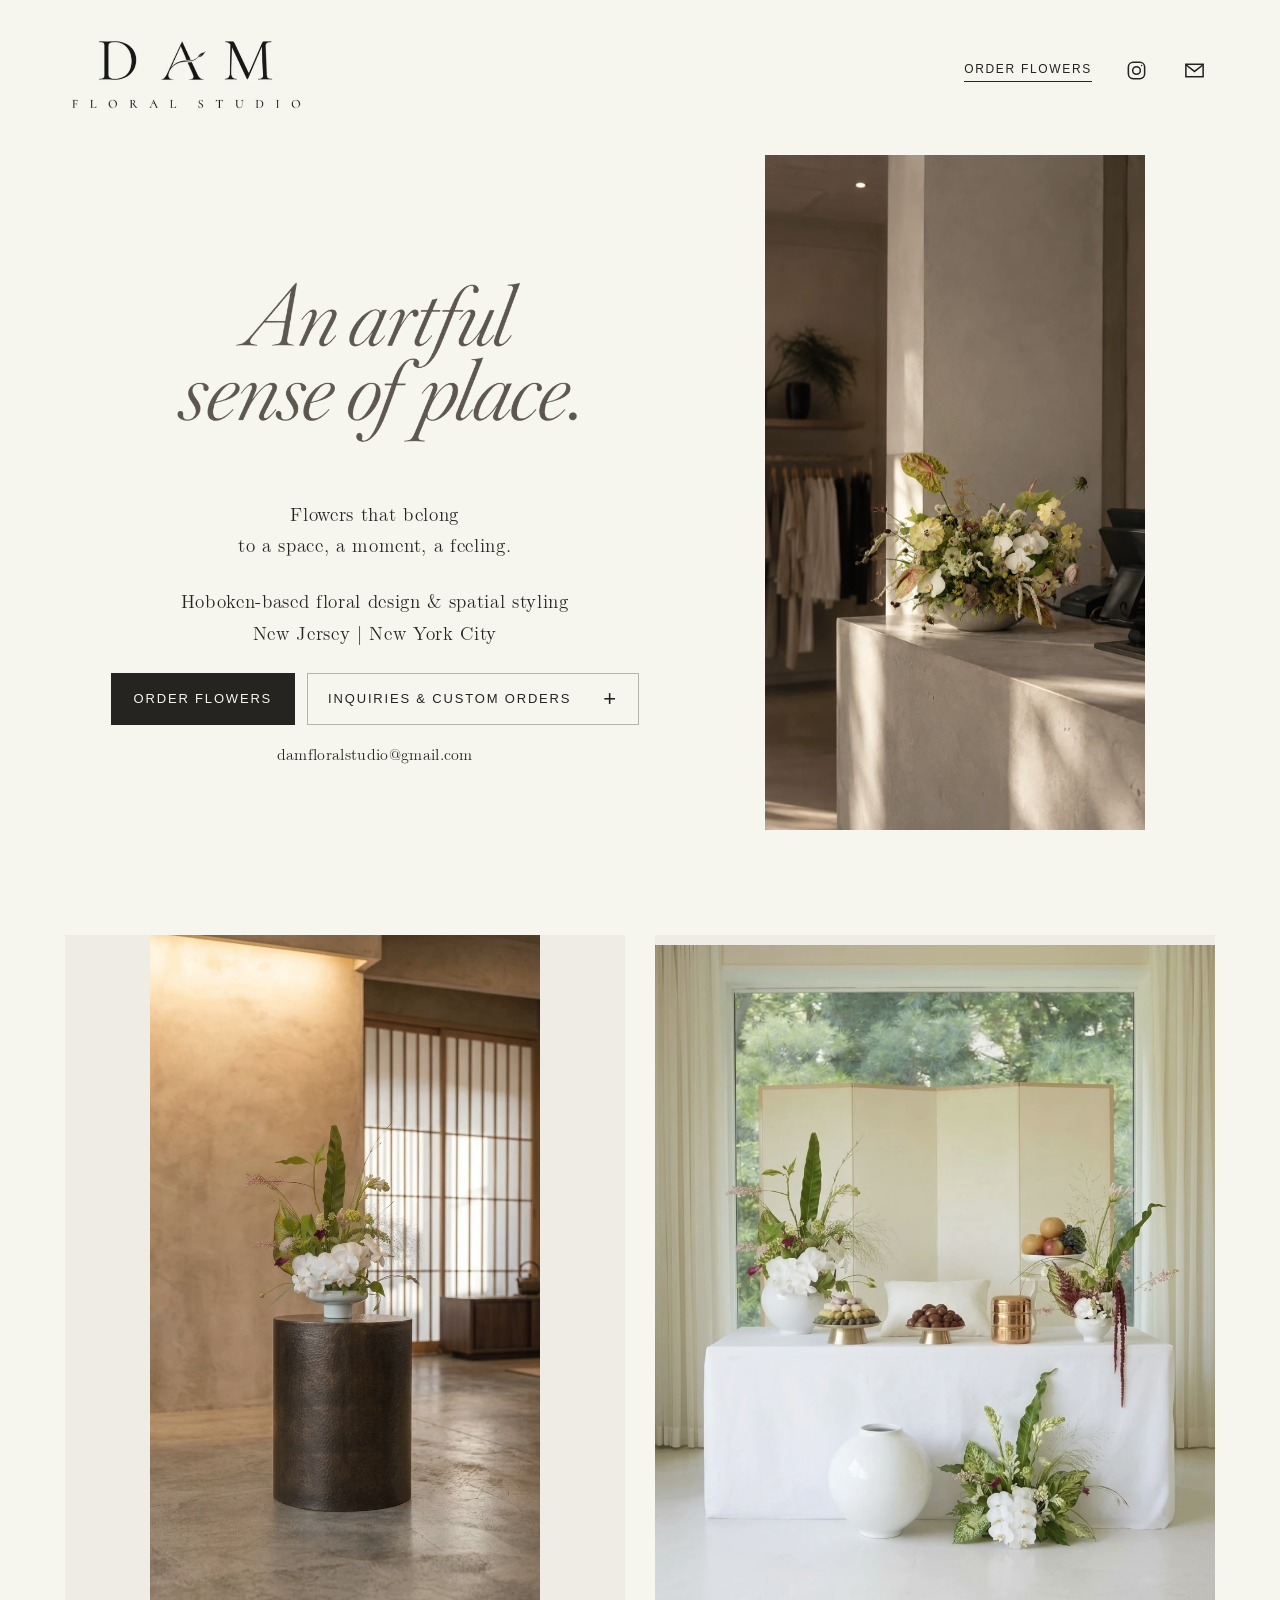
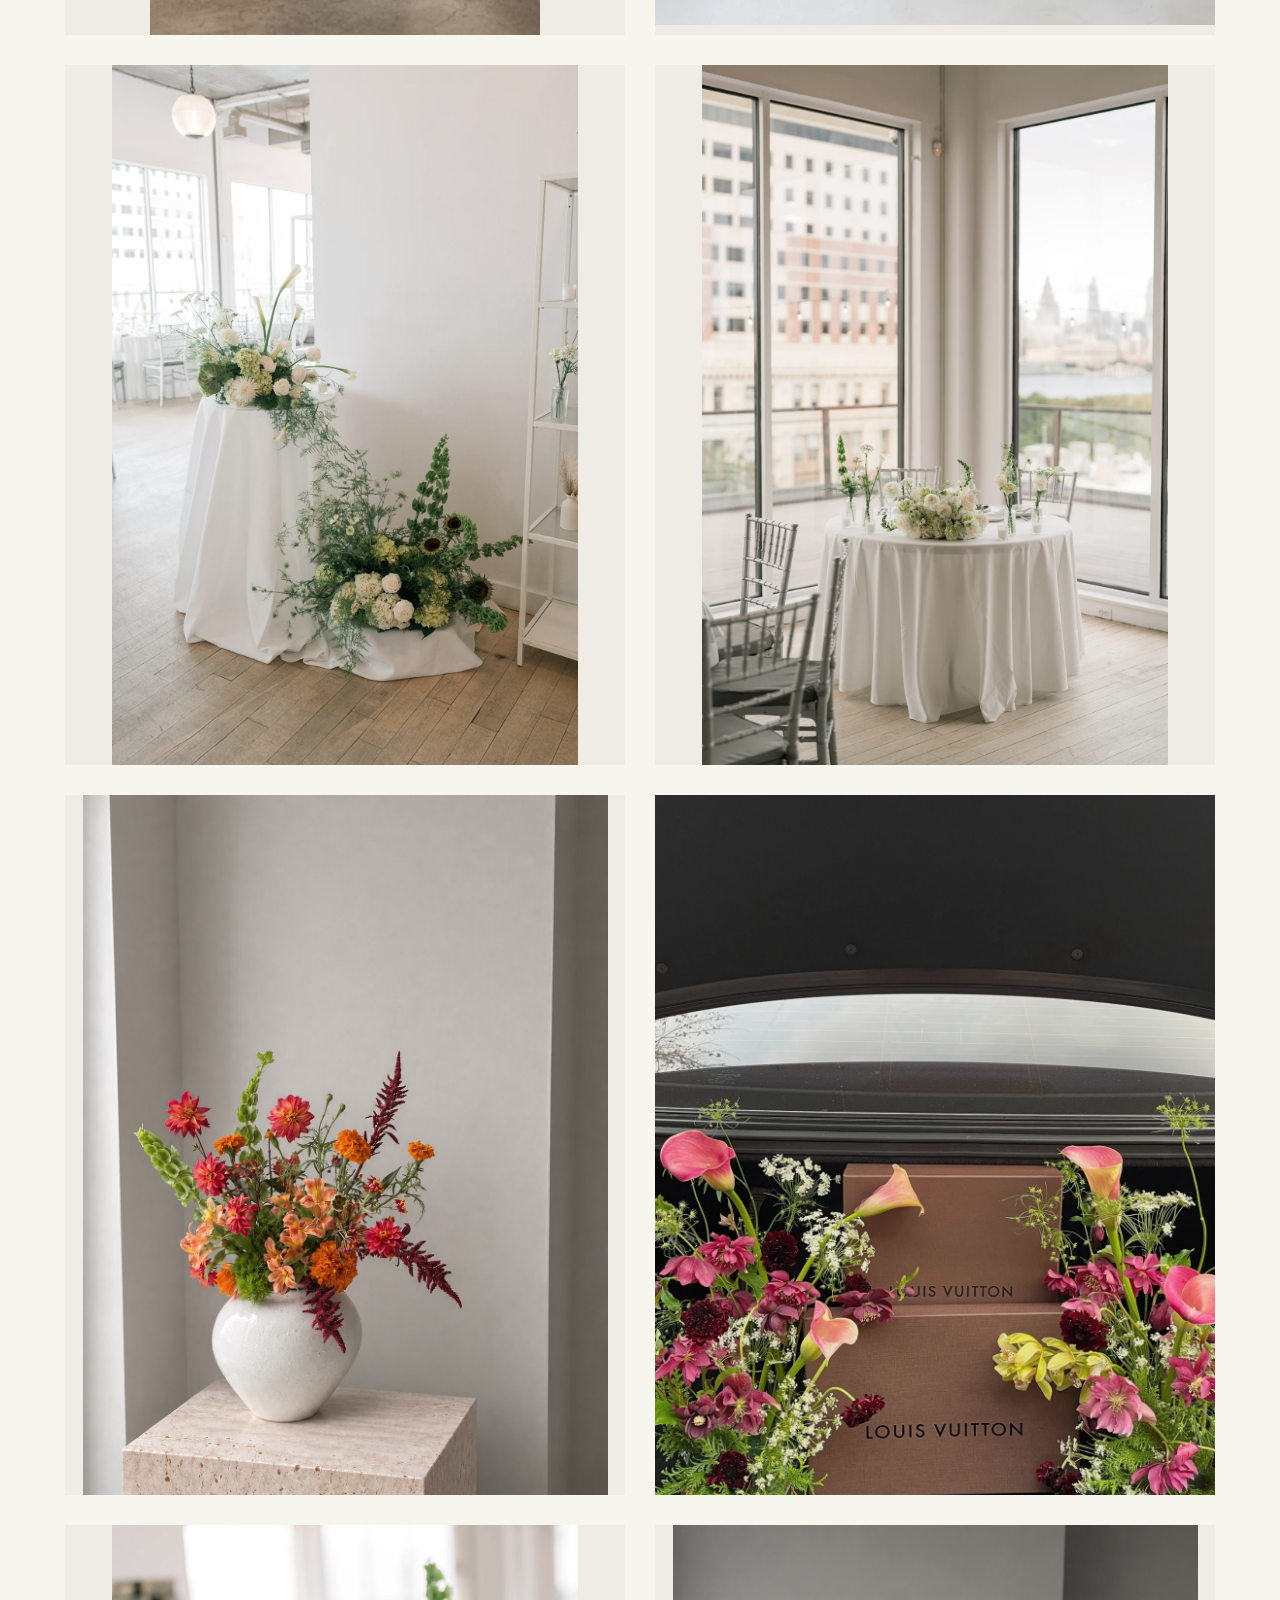
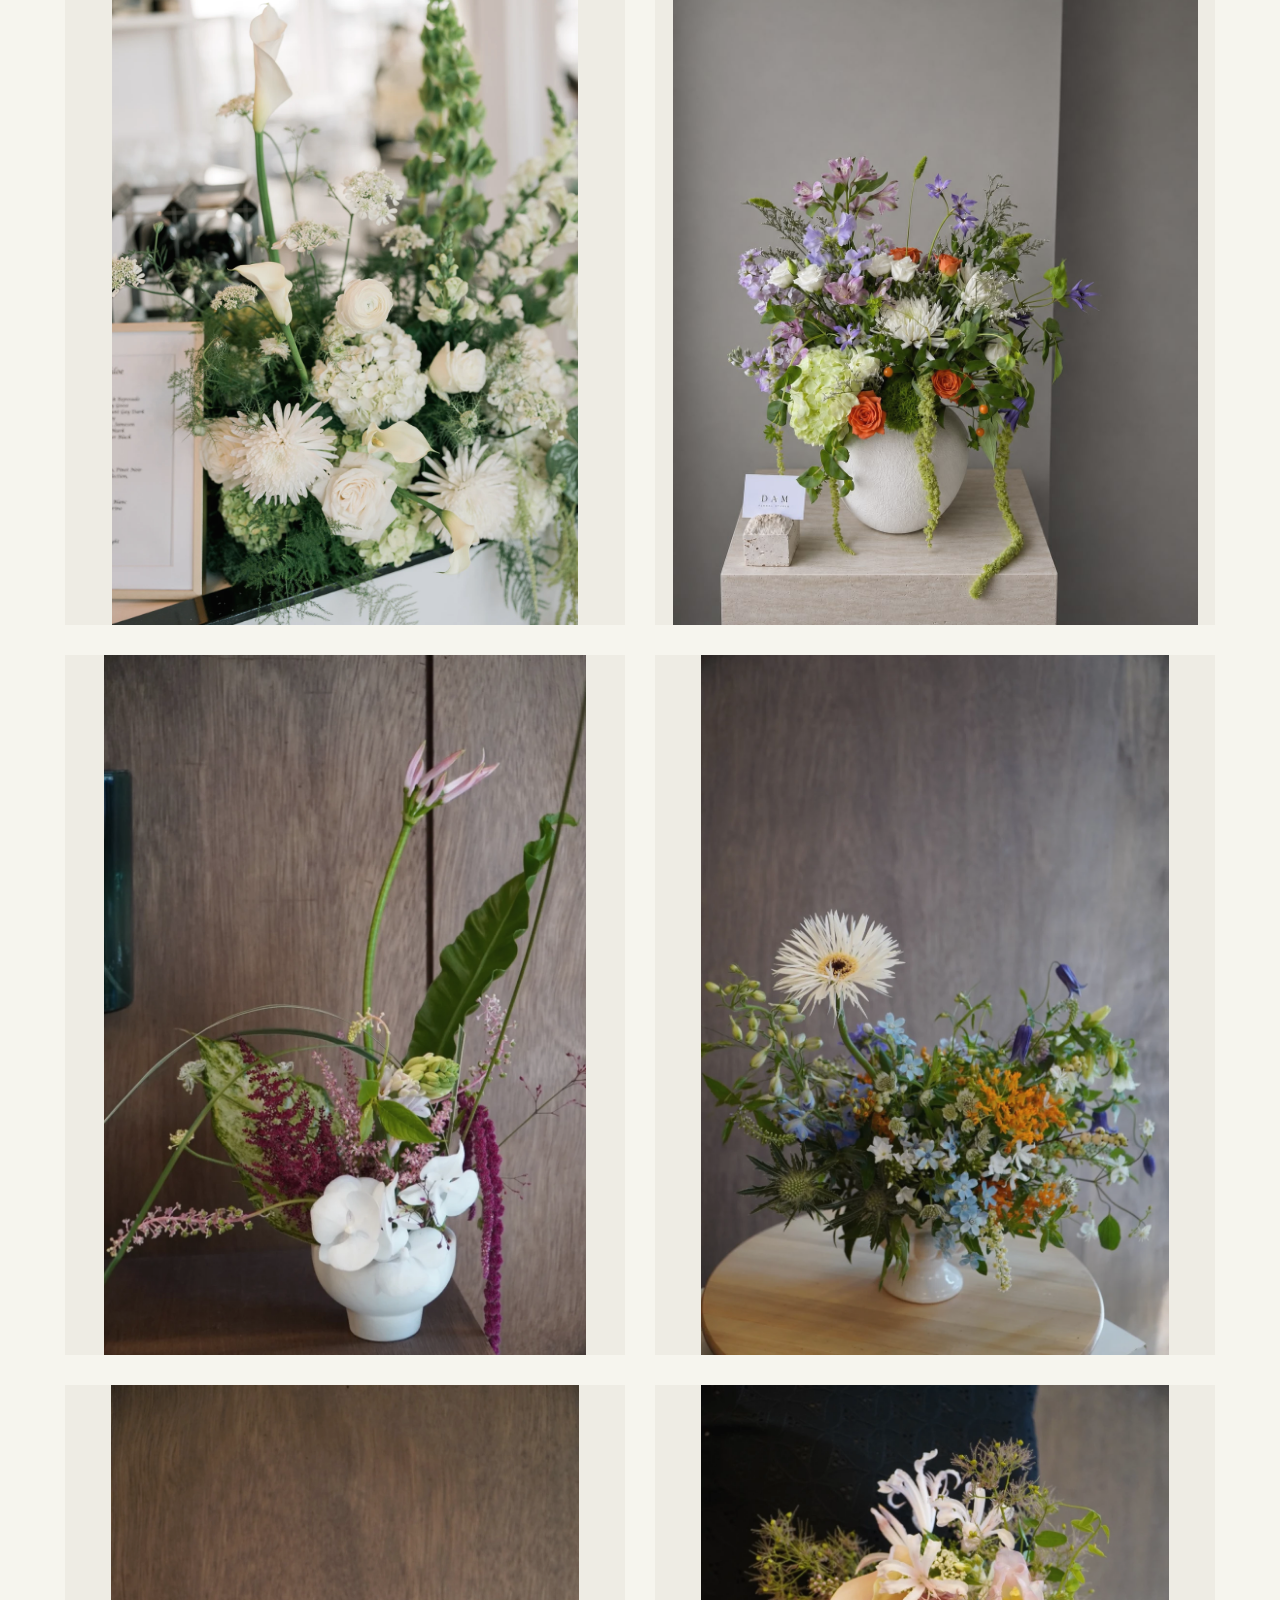
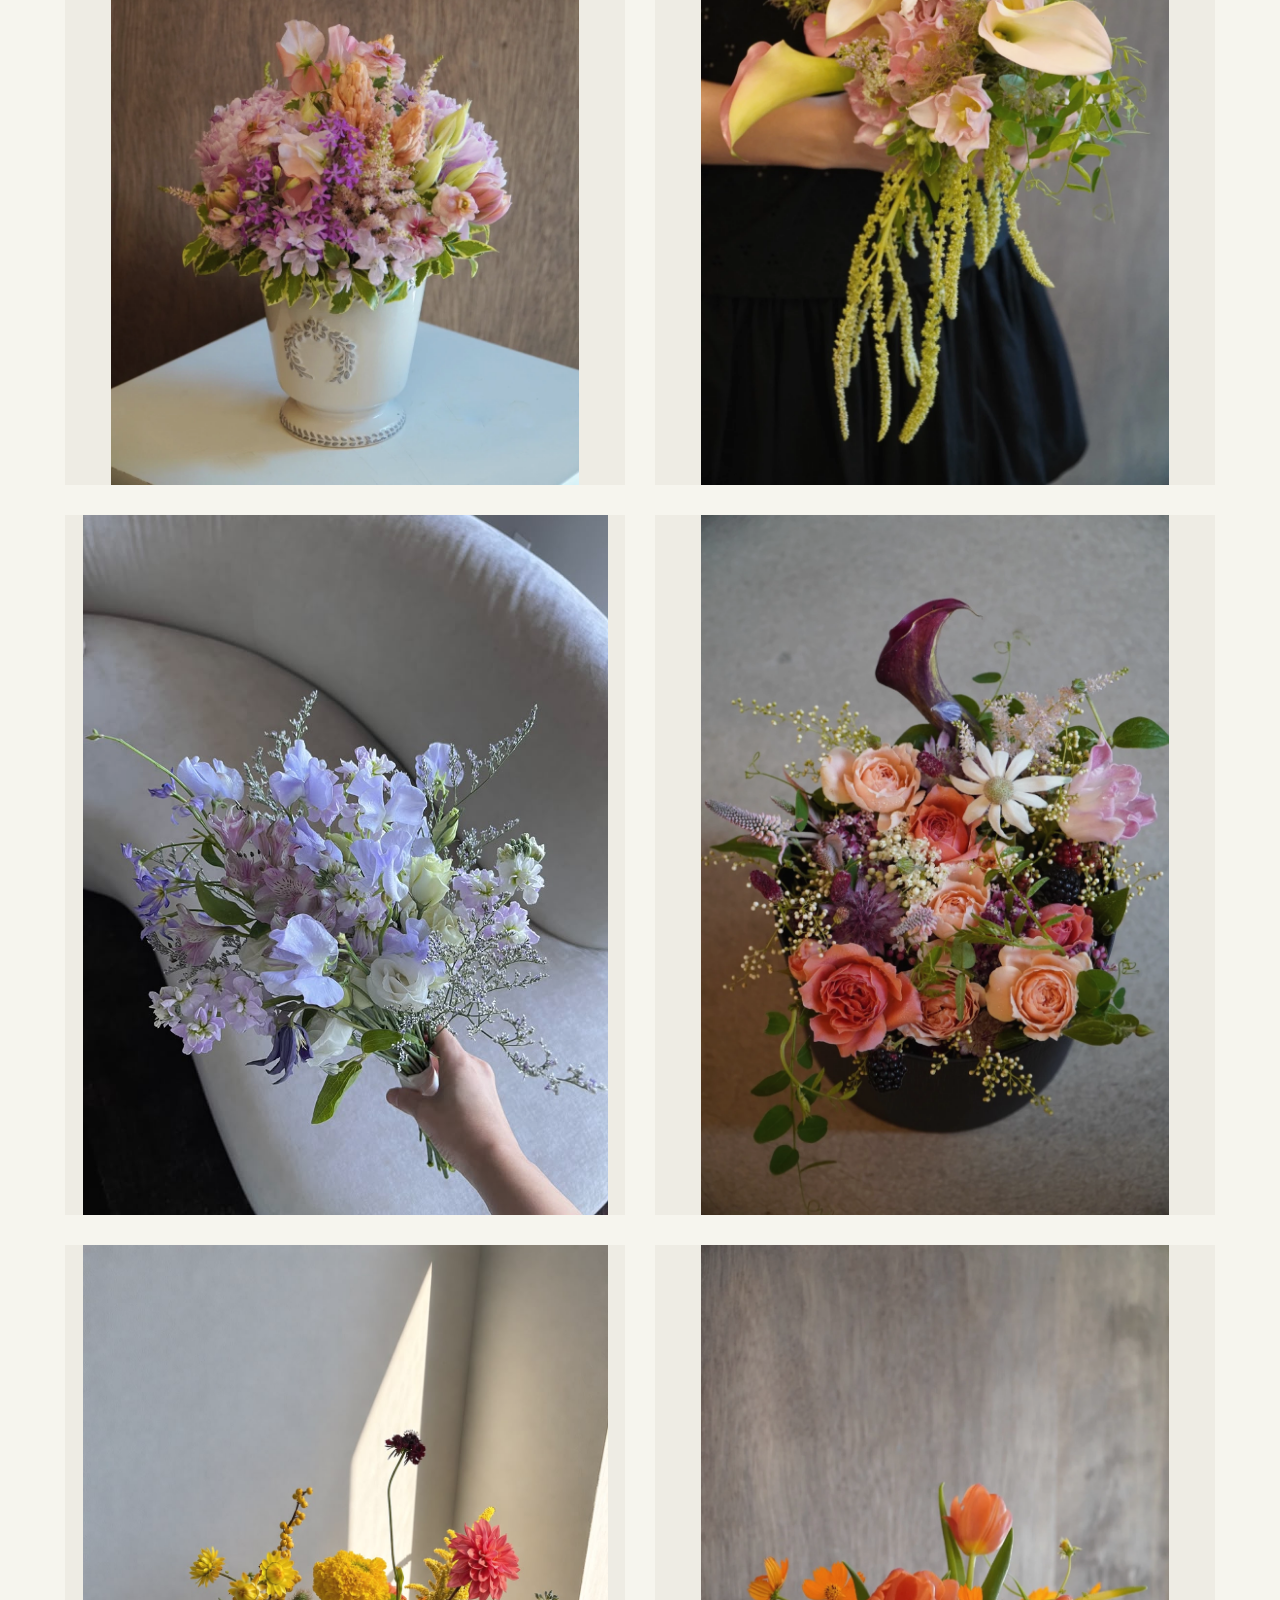
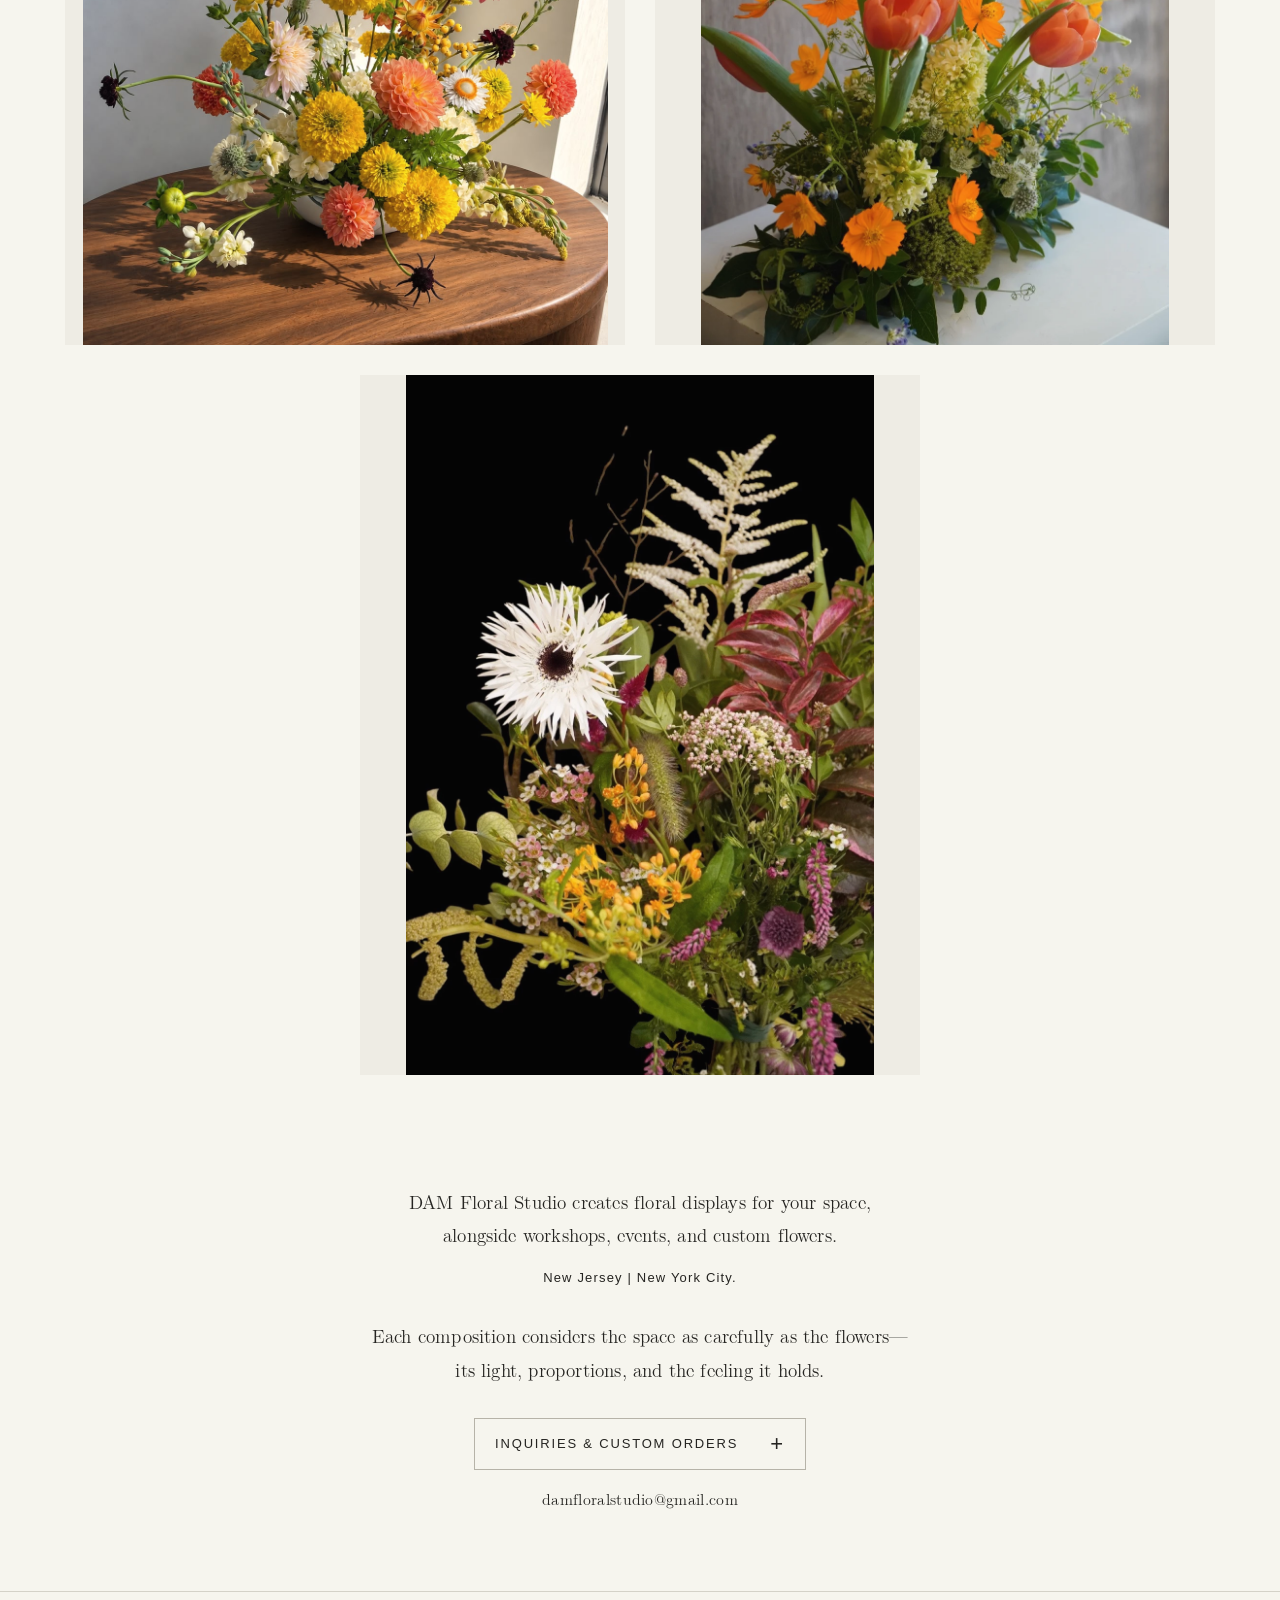
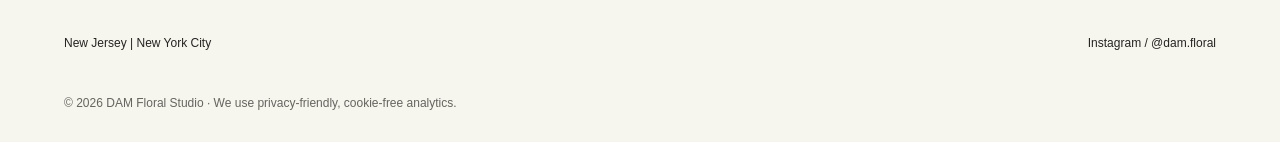
<file: index.html>
<!doctype html>
<html lang="en">
<head>
<meta charset="utf-8"><meta name="viewport" content="width=device-width, initial-scale=1">
<title>DAM Floral Studio | Floral Design & Spatial Styling in New Jersey | New York City</title>
<meta name="description" content="Floral design and styling studio serving New Jersey and New York City. Explore spatial styling, floral subscriptions, workshops, intimate weddings and everyday flowers.">
<meta name="theme-color" content="#f6f5ee"><link rel="canonical" href="https://damfloralstudio.com/">
<meta property="og:title" content="DAM Floral Studio — An Artful Sense of Place"><meta property="og:description" content="Floral design, spatial styling, and thoughtful gatherings. New Jersey | New York City."><meta property="og:type" content="website"><meta property="og:url" content="https://damfloralstudio.com/">
<meta property="og:image" content="https://damfloralstudio.com/og-image.jpg"><meta property="og:image:width" content="1200"><meta property="og:image:height" content="630"><meta property="og:image:alt" content="DAM Floral Studio — An artful sense of place"><meta property="og:site_name" content="DAM Floral Studio"><meta name="twitter:card" content="summary_large_image">
<script type="application/ld+json">
{
  "@context": "https://schema.org",
  "@type": "Florist",
  "@id": "https://damfloralstudio.com/#business",
  "name": "DAM Floral Studio",
  "url": "https://damfloralstudio.com/",
  "logo": "https://damfloralstudio.com/assets/logo.png",
  "image": ["https://damfloralstudio.com/og-image.jpg", "https://damfloralstudio.com/assets/home.webp"],
  "description": "Hoboken-based floral design and spatial styling studio serving New Jersey and New York City: floral displays, workshops, events, subscriptions, and custom flowers.",
  "email": "damfloralstudio@gmail.com",
  "address": { "@type": "PostalAddress", "addressLocality": "Hoboken", "addressRegion": "NJ", "addressCountry": "US" },
  "areaServed": [
    { "@type": "State", "name": "New Jersey" },
    { "@type": "City", "name": "New York City" }
  ],
  "sameAs": [
    "https://www.instagram.com/dam.floral/",
    "https://www.google.com/search?kgmid=/g/11p1tkyt6p"
  ]
}
</script>
<link rel="icon" href="favicon.ico" sizes="16x16 32x32 48x48"><link rel="icon" href="favicon-192.png" type="image/png" sizes="192x192"><link rel="apple-touch-icon" href="apple-touch-icon.png">
<link rel="stylesheet" href="style.css"><script defer src="https://cloud.umami.is/script.js" data-website-id="1289bc39-6ae9-4569-83f2-73a3d4c60259" data-domains="damfloralstudio.com"></script><script src="script.js" defer></script>
</head>
<body>
<a class="skip" href="#main">Skip to content</a>
<header class="header"><a class="brand original-logo" href="#" aria-label="DAM Floral Studio home"><img src="assets/logo.png" alt="DAM Floral Studio"></a><div class="header-icons"><a class="header-order" href="order.html">Order flowers</a><a href="https://www.instagram.com/dam.floral/" target="_blank" rel="noopener noreferrer" aria-label="Instagram — DAM Floral Studio"><svg viewBox="0 0 24 24" fill="none" stroke="currentColor" stroke-width="1.6" aria-hidden="true"><rect x="3.5" y="3.5" width="17" height="17" rx="5"/><circle cx="12" cy="12" r="4"/><circle cx="17.4" cy="6.7" r=".8" fill="currentColor" stroke="none"/></svg></a><a href="mailto:damfloralstudio@gmail.com" aria-label="Email DAM Floral Studio"><svg viewBox="0 0 24 24" fill="none" stroke="currentColor" stroke-width="1.6" aria-hidden="true"><rect x="3" y="5.5" width="18" height="13"/><path d="m3 6 9 7 9-7"/></svg></a></div></header>
<main id="main">

<section class="hero" aria-labelledby="hero-title"><div class="hero-copy"><h1 id="hero-title" class="artwork-title"><img src="assets/hero-title-light.png" alt="An artful sense of place." width="1792" height="896"></h1><p class="hero-description">Flowers that belong<br>to a space, a moment, a feeling.</p><p class="hero-description">Hoboken-based floral design & spatial styling<br>New Jersey | New York City</p><div class="hero-actions"><a class="hero-order" href="order.html">Order flowers</a><button class="hero-inquiry" data-request="General inquiry"><span>Inquiries & custom orders</span><span class="request-mark" aria-hidden="true">+</span></button></div><a class="hero-email" href="mailto:damfloralstudio@gmail.com">damfloralstudio@gmail.com</a></div><figure class="hero-photo"><img src="assets/home.webp" alt="Sculptural white and green flowers in a softly lit interior" fetchpriority="high"></figure></section>
<section class="work section" id="work" aria-label="Selected portfolio"><div class="gallery"><article class="project"><button class="image-button" data-image="assets/lobby.webp" aria-label="View portfolio image: Botanical floral display in an architectural interior"><img src="assets/lobby.webp" alt="Botanical floral display in an architectural interior" loading="lazy" decoding="async"></button></article><article class="project"><button class="image-button" data-image="assets/celebration-full.webp" aria-label="View portfolio image: Complete Korean first birthday table with white orchids and botanical floral styling"><img src="assets/celebration-full.webp" alt="Complete Korean first birthday table with white orchids and botanical floral styling" loading="lazy" decoding="async"></button></article><article class="project"><button class="image-button" data-image="assets/installation.webp" aria-label="View portfolio image: Floral installation in a light-filled event room"><img src="assets/installation.webp" alt="Floral installation in a light-filled event room" loading="lazy" decoding="async"></button></article><article class="project"><button class="image-button" data-image="assets/reception-room.webp" aria-label="View portfolio image: White and green flowers in a sunlit reception space"><img src="assets/reception-room.webp" alt="White and green flowers in a sunlit reception space" loading="lazy" decoding="async"></button></article><article class="project"><button class="image-button" data-image="assets/autumn-space.jpeg" aria-label="View portfolio image: Autumn arrangement of red dahlias, orange marigolds, peach alstroemeria and burgundy amaranth in a white vase on a stone pedestal"><img src="assets/autumn-space.jpeg" alt="Autumn arrangement of red dahlias, orange marigolds, peach alstroemeria and burgundy amaranth in a white vase on a stone pedestal" loading="lazy" decoding="async"></button></article><article class="project"><button class="image-button" data-image="assets/brand.webp" aria-label="View portfolio image: Vibrant florals styled around a brand display"><img src="assets/brand.webp" alt="Vibrant florals styled around a brand display" loading="lazy" decoding="async"></button></article><article class="project"><button class="image-button" data-image="assets/reception-detail.webp" aria-label="View portfolio image: White reception flowers and botanical details"><img src="assets/reception-detail.webp" alt="White reception flowers and botanical details" loading="lazy" decoding="async"></button></article><article class="project"><button class="image-button" data-image="assets/lavender-green.jpeg" aria-label="View portfolio image: Lavender, white and green arrangement with orange roses, hydrangea and trailing amaranth in a white vase"><img src="assets/lavender-green.jpeg" alt="Lavender, white and green arrangement with orange roses, hydrangea and trailing amaranth in a white vase" loading="lazy" decoding="async"></button></article><article class="project"><button class="image-button" data-image="assets/sculptural.webp" aria-label="View portfolio image: Sculptural flowers and expressive branches"><img src="assets/sculptural.webp" alt="Sculptural flowers and expressive branches" loading="lazy" decoding="async"></button></article><article class="project"><button class="image-button" data-image="assets/botanical.webp" aria-label="View portfolio image: Airy garden flowers in white, lilac and warm orange"><img src="assets/botanical.webp" alt="Airy garden flowers in white, lilac and warm orange" loading="lazy" decoding="async"></button></article><article class="project"><button class="image-button" data-image="assets/pastel.webp" aria-label="View portfolio image: Soft pink and lilac flowers in a ceramic vessel"><img src="assets/pastel.webp" alt="Soft pink and lilac flowers in a ceramic vessel" loading="lazy" decoding="async"></button></article><article class="project"><button class="image-button" data-image="assets/modern-bouquet.webp" aria-label="View portfolio image: Pink and yellow flowers in a modern bouquet"><img src="assets/modern-bouquet.webp" alt="Pink and yellow flowers in a modern bouquet" loading="lazy" decoding="async"></button></article><article class="project"><button class="image-button" data-image="assets/bridal-bouquet.jpeg" aria-label="View portfolio image: Hand-tied bridal bouquet of lavender sweet peas, pink alstroemeria and white lisianthus"><img src="assets/bridal-bouquet.jpeg" alt="Hand-tied bridal bouquet of lavender sweet peas, pink alstroemeria and white lisianthus" loading="lazy" decoding="async"></button></article><article class="project"><button class="image-button" data-image="assets/seasonal.webp" aria-label="View portfolio image: Seasonal flowers in rose, orange and burgundy"><img src="assets/seasonal.webp" alt="Seasonal flowers in rose, orange and burgundy" loading="lazy" decoding="async"></button></article><article class="project"><button class="image-button" data-image="assets/autumn-arrangement.jpeg" aria-label="View portfolio image: Sunlit arrangement of yellow marigolds, coral dahlias and dark scabiosa on a wooden table"><img src="assets/autumn-arrangement.jpeg" alt="Sunlit arrangement of yellow marigolds, coral dahlias and dark scabiosa on a wooden table" loading="lazy" decoding="async"></button></article><article class="project"><button class="image-button" data-image="assets/orange.webp" aria-label="View portfolio image: Orange tulips and seasonal flowers"><img src="assets/orange.webp" alt="Orange tulips and seasonal flowers" loading="lazy" decoding="async"></button></article><article class="project"><button class="image-button" data-image="assets/textural.webp" aria-label="View portfolio image: Expressive white and colorful flowers against a dark background"><img src="assets/textural.webp" alt="Expressive white and colorful flowers against a dark background" loading="lazy" decoding="async"></button></article></div></section><section class="studio section" id="studio"><div class="studio-copy"><p class="brand-intro">DAM Floral Studio creates floral displays for your space,<br class="copy-break">alongside workshops, events, and custom flowers.</p><p class="brand-location">New Jersey | New York City.</p><p class="brand-philosophy">Each composition considers the space as carefully as the flowers—<br class="copy-break">its light, proportions, and the feeling it holds.</p></div><div class="minimal-contact" id="contact"><button class="hero-inquiry" data-request="General inquiry"><span>Inquiries & custom orders</span><span class="request-mark" aria-hidden="true">+</span></button><a class="hero-email" href="mailto:damfloralstudio@gmail.com">damfloralstudio@gmail.com</a></div></section></main><footer><a class="footer-name" href="#">DAM <span>Floral Studio</span></a><p>New Jersey | New York City</p><a href="https://www.instagram.com/dam.floral/" target="_blank" rel="noopener noreferrer">Instagram / @dam.floral</a><p class="copyright">© <span id="year">2026</span> DAM Floral Studio · We use privacy-friendly, cookie-free analytics.</p></footer>
<dialog class="lightbox" aria-label="Portfolio image viewer"><button class="close" aria-label="Close image viewer">Close</button><img src="assets/home.webp" alt=""></dialog>
<dialog class="request-dialog" aria-labelledby="request-title"><button class="request-close" aria-label="Close inquiry form">Close</button><p class="eyebrow">DAM Floral Studio</p><h2 id="request-title">Your <em>request</em></h2><p class="form-intro">A few details to help us begin.</p><form id="request-form" action="https://formspree.io/f/meaekvjb" method="POST"><input type="hidden" name="_subject" value="DAM Floral Studio — General inquiry"><input type="text" name="_gotcha" tabindex="-1" autocomplete="off" aria-hidden="true" style="display:none"><div class="form-grid"><label>Your name<input name="name" autocomplete="name" required maxlength="100"></label><label>Your email<input name="email" type="email" autocomplete="email" required maxlength="160"></label></div><label>I’m interested in<select name="service"><option>General inquiry</option><option>Space styling</option><option>Floral Workshop</option><option>Subscription</option><option>Event</option><option>Custom order</option></select></label><div class="form-grid"><label>Preferred date (optional)<input name="date" type="date"></label><label>Location (optional)<input name="location" placeholder="City or venue" maxlength="180"></label></div><label>Estimated budget (optional)<input name="budget" placeholder="Your approximate budget" maxlength="100"></label><label>Tell us about your request<textarea name="message" rows="4" required maxlength="4000" placeholder="Your idea, occasion, colors, quantities, or anything you’d like us to know."></textarea></label><p class="form-note">Please allow at least 3 days for custom flower orders. Shorter-notice requests depend on availability.</p><button class="request-button" type="submit">Send request</button><p class="form-note">We’ll reply by email, usually within 1–2 business days. Orders are confirmed after we reply.</p><p class="form-note">Your details are used only to respond to your inquiry.</p><p id="request-status" role="status"></p><a class="direct-email" href="mailto:damfloralstudio@gmail.com">Or email us directly</a></form></dialog></body></html>
</file>
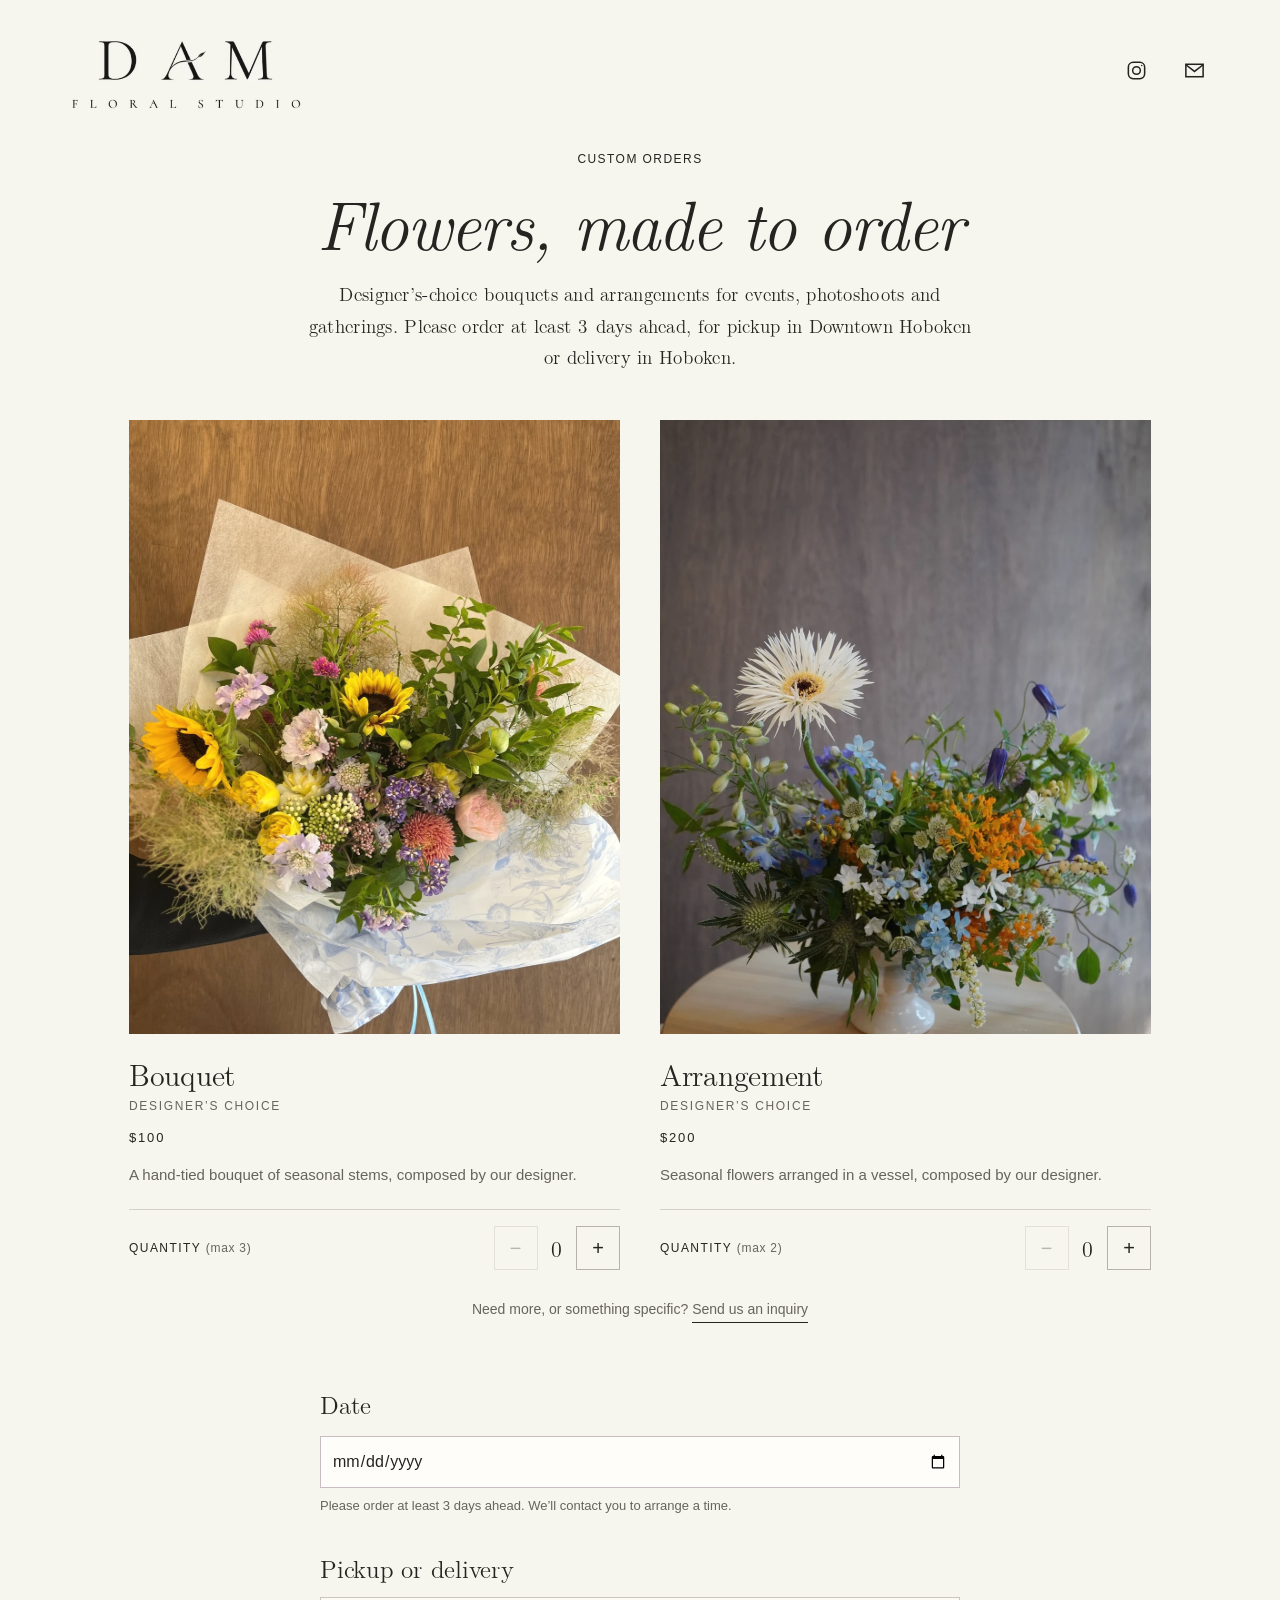
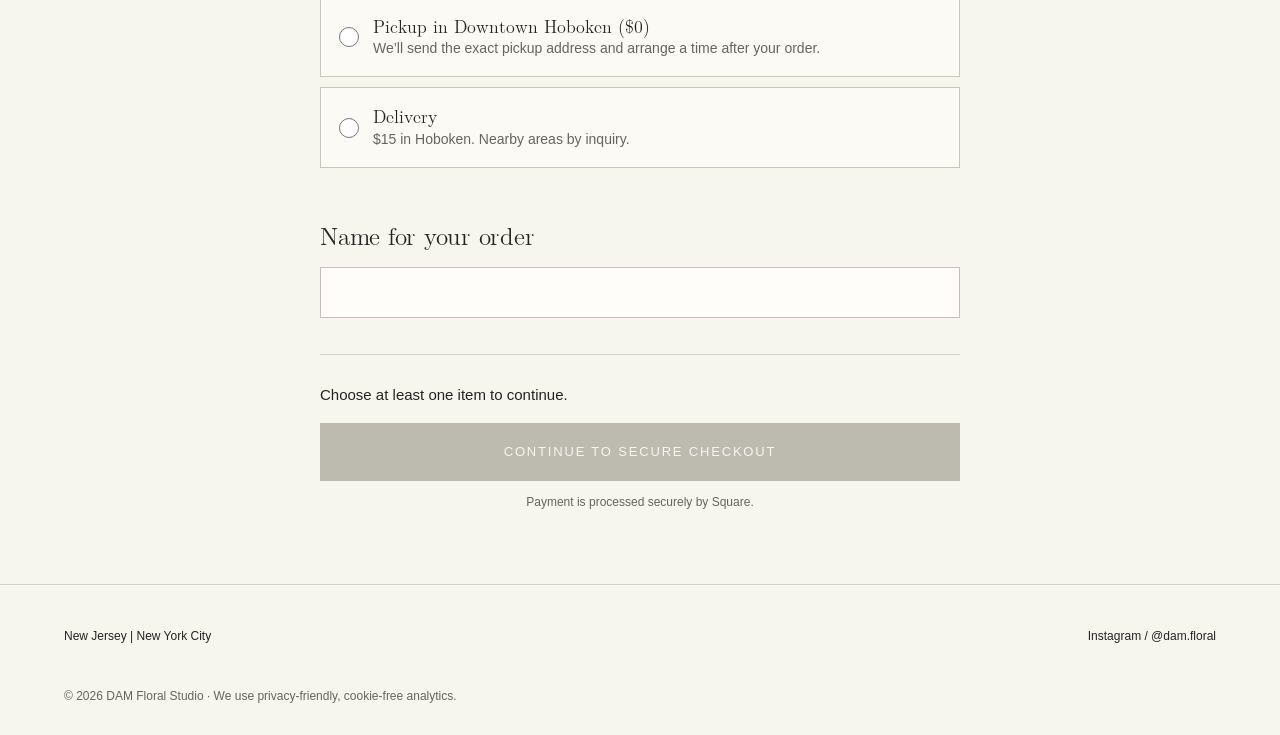
<file: threads/index.html>
<!doctype html>
<html lang="en">
<head>
<meta charset="utf-8"><meta name="viewport" content="width=device-width, initial-scale=1">
<title>DAM Floral Studio | Order Flowers</title>
<meta name="robots" content="noindex">
<!-- Short link for Threads posts: forwards to the order page with UTM tags so Umami counts the visit under Threads. -->
<link rel="canonical" href="https://damfloralstudio.com/order.html">
<meta http-equiv="refresh" content="0; url=/order.html?utm_source=threads&amp;utm_medium=social&amp;utm_campaign=custom-orders">
<script>location.replace('/order.html?utm_source=threads&utm_medium=social&utm_campaign=custom-orders');</script>
<style>body{margin:0;background:#f6f5ee;color:#252421;font:16px/1.6 Arial,Helvetica,sans-serif;text-align:center;padding:60px 16px}a{color:inherit}</style>
</head>
<body>
<p><a href="/order.html?utm_source=threads&amp;utm_medium=social&amp;utm_campaign=custom-orders">Continue to order flowers</a></p>
</body>
</html>
</file>
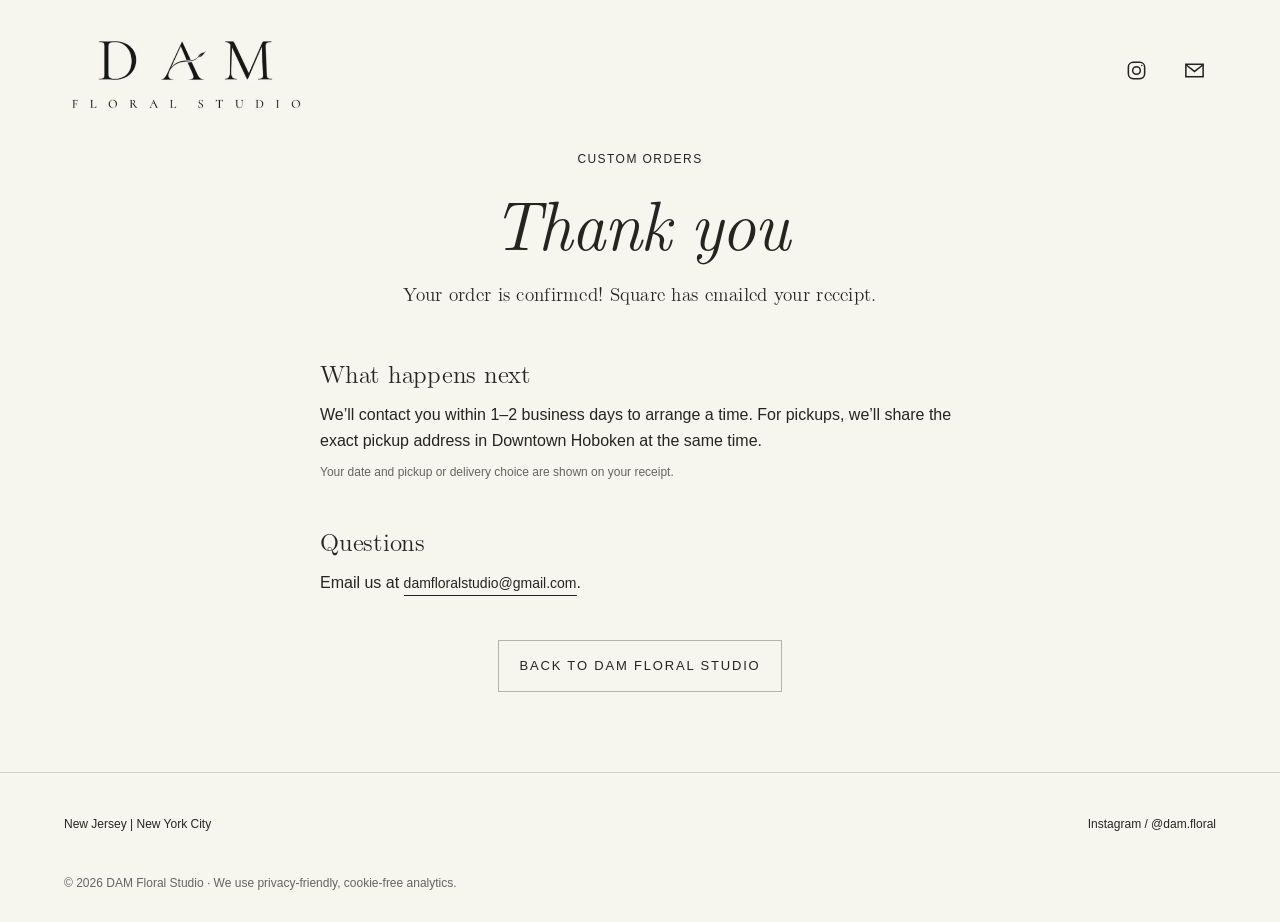
<file: order-thanks.html>
<!doctype html>
<html lang="en">
<head>
<meta charset="utf-8"><meta name="viewport" content="width=device-width, initial-scale=1">
<title>Thank You | DAM Floral Studio</title>
<meta name="description" content="Your DAM Floral Studio order is confirmed.">
<meta name="robots" content="noindex">
<meta name="theme-color" content="#f6f5ee">
<link rel="icon" href="favicon.ico" sizes="16x16 32x32 48x48"><link rel="icon" href="favicon-192.png" type="image/png" sizes="192x192"><link rel="apple-touch-icon" href="apple-touch-icon.png">
<link rel="stylesheet" href="style.css">
<script defer src="https://cloud.umami.is/script.js" data-website-id="1289bc39-6ae9-4569-83f2-73a3d4c60259" data-domains="damfloralstudio.com"></script>

</head>
<body class="tg-page">
<a class="skip" href="#main">Skip to content</a>
<header class="header"><a class="brand original-logo" href="./" aria-label="DAM Floral Studio home"><img src="assets/logo.png" alt="DAM Floral Studio"></a><div class="header-icons"><a href="https://www.instagram.com/dam.floral/" target="_blank" rel="noopener noreferrer" aria-label="Instagram — DAM Floral Studio"><svg viewBox="0 0 24 24" fill="none" stroke="currentColor" stroke-width="1.6" aria-hidden="true"><rect x="3.5" y="3.5" width="17" height="17" rx="5"/><circle cx="12" cy="12" r="4"/><circle cx="17.4" cy="6.7" r=".8" fill="currentColor" stroke="none"/></svg></a><a href="mailto:damfloralstudio@gmail.com" aria-label="Email DAM Floral Studio"><svg viewBox="0 0 24 24" fill="none" stroke="currentColor" stroke-width="1.6" aria-hidden="true"><rect x="3" y="5.5" width="18" height="13"/><path d="m3 6 9 7 9-7"/></svg></a></div></header>

<main id="main" class="tg-main tg-thanks">
  <section class="tg-intro" aria-labelledby="tg-title">
    <p class="eyebrow">Custom orders</p>
    <h1 id="tg-title">Thank you</h1>
    <p class="tg-lede">Your order is confirmed! Square has emailed your receipt.</p>
  </section>

  <section class="tg-thanks-details">
    <div>
      <h2 class="tg-subhead">What happens next</h2>
      <p>We’ll contact you within 1–2 business days to arrange a time. For pickups, we’ll share the exact pickup address in Downtown Hoboken at the same time.</p>
      <p class="form-note">Your date and pickup or delivery choice are shown on your receipt.</p>
    </div>
    <div>
      <h2 class="tg-subhead">Questions</h2>
      <p>Email us at <a class="tg-link" href="mailto:damfloralstudio@gmail.com">damfloralstudio@gmail.com</a>.</p>
    </div>
    <p class="tg-back"><a class="hero-inquiry" href="./"><span>Back to DAM Floral Studio</span></a></p>
  </section>
</main>

<footer><a class="footer-name" href="./">DAM <span>Floral Studio</span></a><p>New Jersey | New York City</p><a href="https://www.instagram.com/dam.floral/" target="_blank" rel="noopener noreferrer">Instagram / @dam.floral</a><p class="copyright">© <span id="year">2026</span> DAM Floral Studio · We use privacy-friendly, cookie-free analytics.</p></footer>
<script>document.getElementById("year").textContent = new Date().getFullYear();</script>
</body>
</html>
</file>
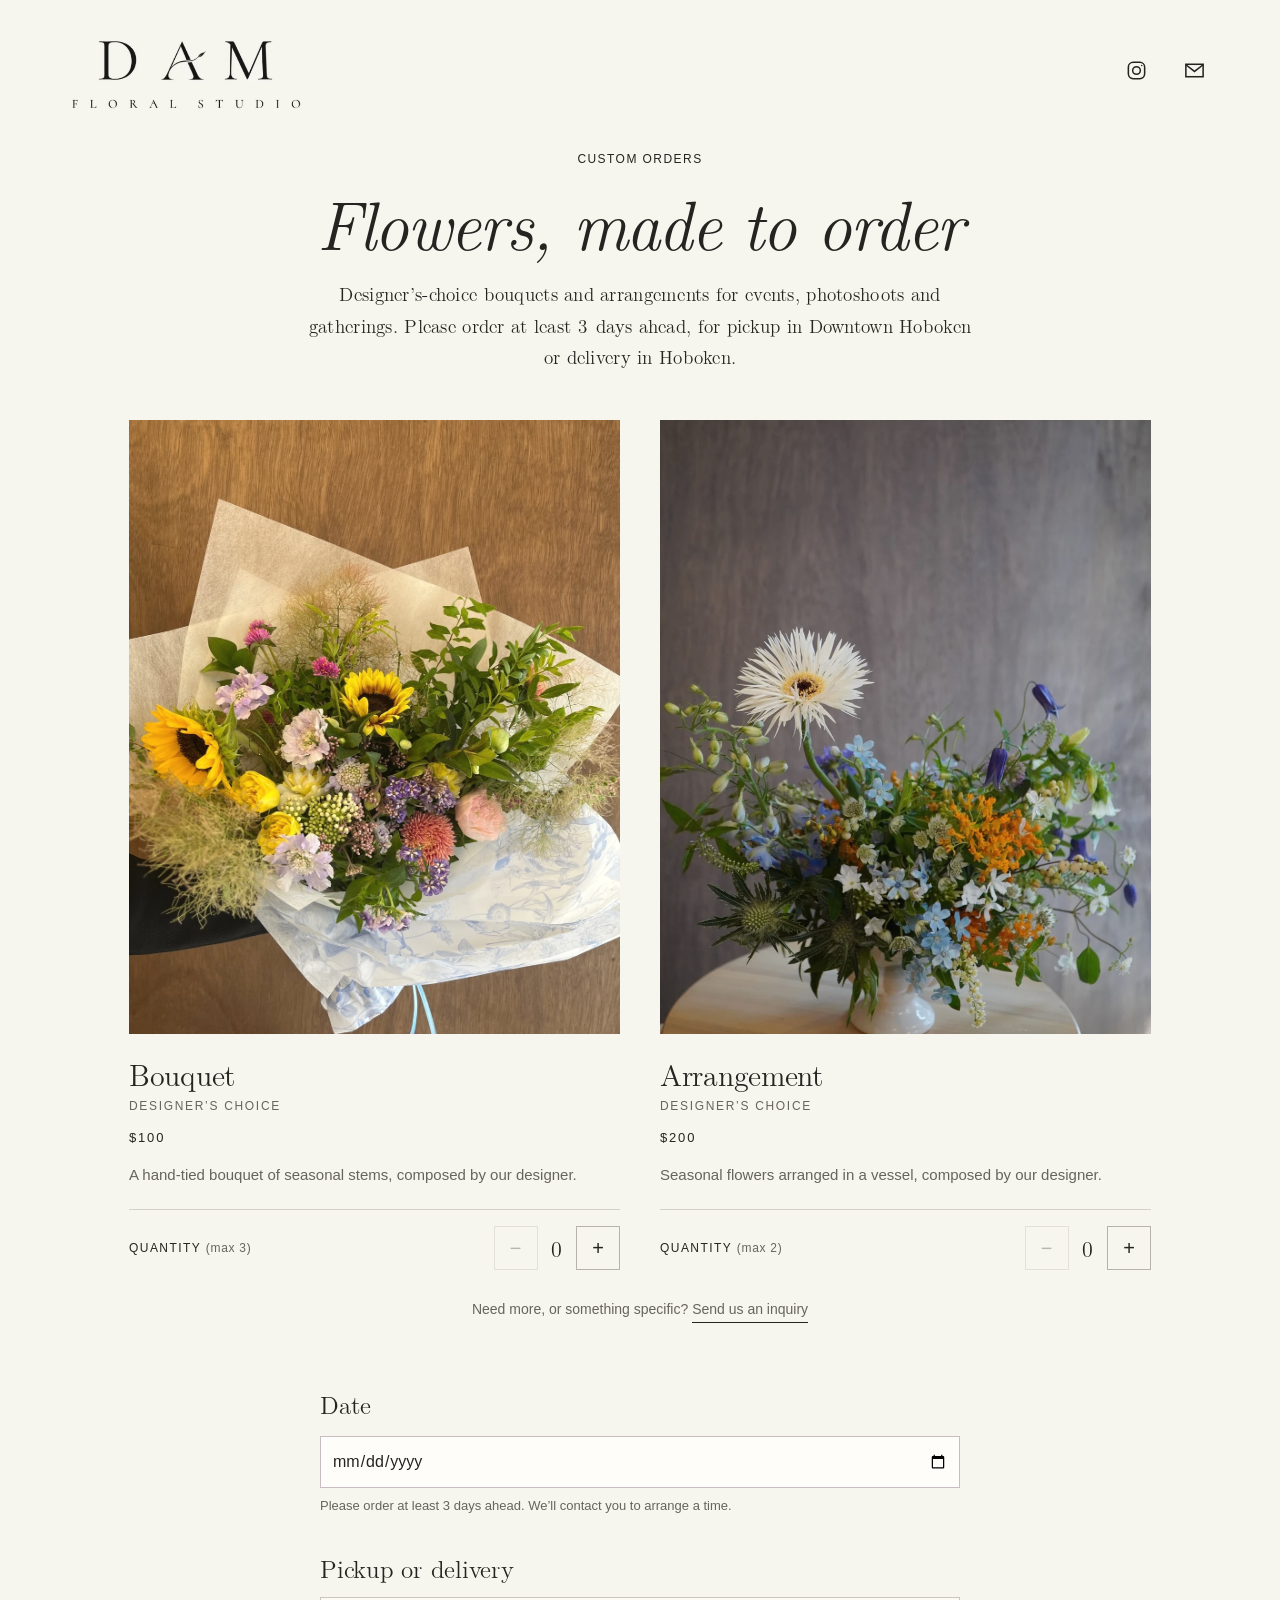
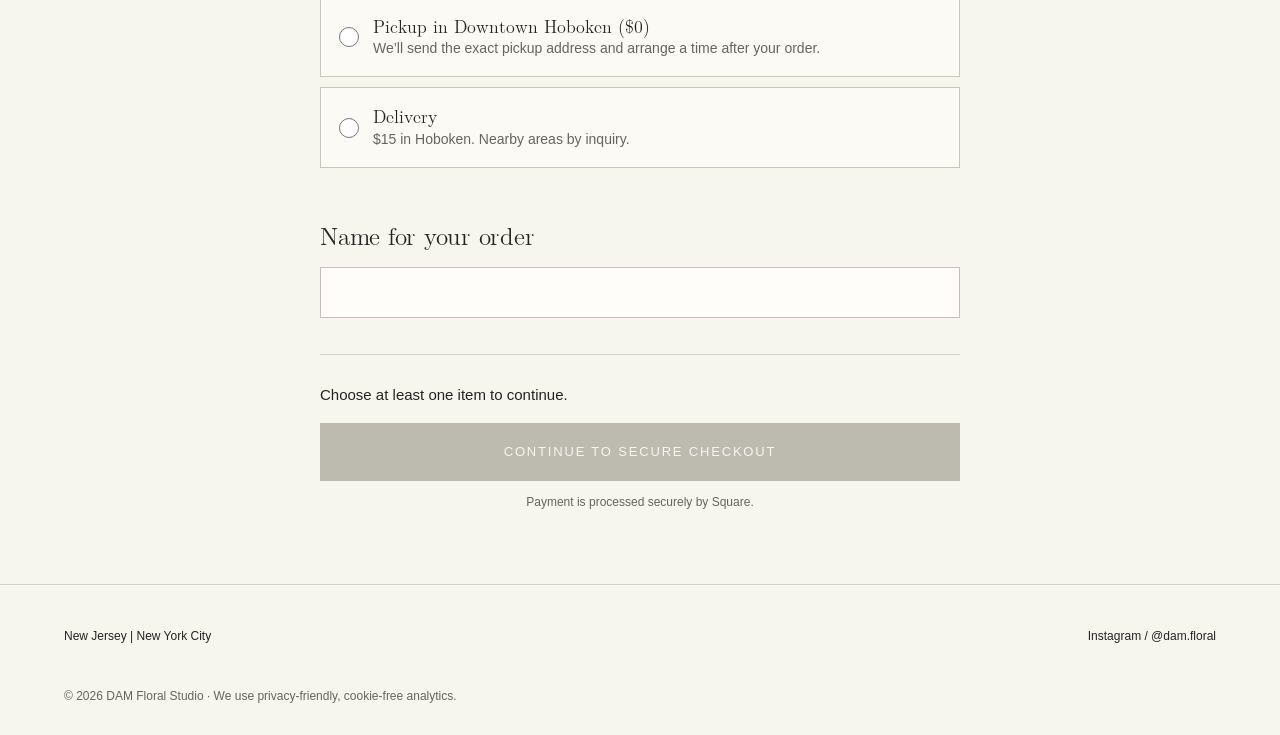
<file: order.html>
<!doctype html>
<html lang="en">
<head>
<meta charset="utf-8"><meta name="viewport" content="width=device-width, initial-scale=1">
<title>Order Flowers | DAM Floral Studio</title>
<meta name="description" content="Order a designer’s-choice bouquet or arrangement from DAM Floral Studio, at least 3 days ahead, for pickup in Downtown Hoboken or delivery in Hoboken.">
<meta name="theme-color" content="#f6f5ee">
<meta property="og:title" content="Order Flowers — DAM Floral Studio"><meta property="og:description" content="Designer’s-choice bouquets and arrangements for events, photoshoots and gatherings. Pickup in Downtown Hoboken or delivery in Hoboken."><meta property="og:type" content="website"><meta property="og:url" content="https://damfloralstudio.com/order.html"><meta property="og:image" content="https://damfloralstudio.com/assets/botanical.webp"><meta property="og:site_name" content="DAM Floral Studio">
<link rel="icon" href="favicon.ico" sizes="16x16 32x32 48x48"><link rel="icon" href="favicon-192.png" type="image/png" sizes="192x192"><link rel="apple-touch-icon" href="apple-touch-icon.png">
<link rel="stylesheet" href="style.css">
<script defer src="https://cloud.umami.is/script.js" data-website-id="1289bc39-6ae9-4569-83f2-73a3d4c60259" data-domains="damfloralstudio.com"></script>
<script src="order.js" defer></script>
</head>
<body class="tg-page">
<a class="skip" href="#main">Skip to content</a>
<header class="header"><a class="brand original-logo" href="./" aria-label="DAM Floral Studio home"><img src="assets/logo.png" alt="DAM Floral Studio"></a><div class="header-icons"><a href="https://www.instagram.com/dam.floral/" target="_blank" rel="noopener noreferrer" aria-label="Instagram — DAM Floral Studio"><svg viewBox="0 0 24 24" fill="none" stroke="currentColor" stroke-width="1.6" aria-hidden="true"><rect x="3.5" y="3.5" width="17" height="17" rx="5"/><circle cx="12" cy="12" r="4"/><circle cx="17.4" cy="6.7" r=".8" fill="currentColor" stroke="none"/></svg></a><a href="mailto:damfloralstudio@gmail.com" aria-label="Email DAM Floral Studio"><svg viewBox="0 0 24 24" fill="none" stroke="currentColor" stroke-width="1.6" aria-hidden="true"><rect x="3" y="5.5" width="18" height="13"/><path d="m3 6 9 7 9-7"/></svg></a></div></header>

<main id="main" class="tg-main">
  <section class="tg-intro" aria-labelledby="tg-title">
    <p class="eyebrow">Custom orders</p>
    <h1 id="tg-title">Flowers, made to order</h1>
    <p class="tg-lede">Designer’s-choice bouquets and arrangements for events, photoshoots and gatherings. Please order at least 3&nbsp;days ahead, for pickup in Downtown Hoboken or delivery in Hoboken.</p>
  </section>

  <section class="tg-closed" id="tg-closed" hidden>
    <p>Online ordering is paused. Please contact us at <a href="mailto:damfloralstudio@gmail.com">damfloralstudio@gmail.com</a>.</p>
  </section>

  <form class="tg-form" id="tg-form" novalidate>
    <fieldset class="tg-products">
      <legend class="sr-only">Choose your flowers</legend>

      <article class="tg-product" data-product="bouquet">
        <figure class="tg-photo"><img src="assets/sunflower.webp" width="963" height="1440" alt="Seasonal bouquet with yellow sunflowers"></figure>
        <div class="tg-product-body">
          <h2 id="bouquet-name">Bouquet</h2>
          <p class="tg-subtitle">Designer’s Choice</p>
          <p class="tg-price">$100</p>
          <div class="tg-desc"><p>A hand-tied bouquet of seasonal stems, composed by our designer.</p></div>
          <div class="tg-stepper" role="group" aria-labelledby="bouquet-name bouquet-qty-label">
            <span class="tg-qty-label" id="bouquet-qty-label">Quantity <span class="tg-max">(max 3)</span></span>
            <button type="button" class="tg-step" data-step="-1" aria-label="Remove one Bouquet">−</button>
            <output class="tg-qty" aria-live="polite">0</output>
            <button type="button" class="tg-step" data-step="1" aria-label="Add one Bouquet">+</button>
          </div>
        </div>
      </article>

      <article class="tg-product" data-product="arrangement">
        <figure class="tg-photo"><img src="assets/botanical.webp" width="963" height="1440" alt="Airy garden flowers in white, lilac and warm orange"></figure>
        <div class="tg-product-body">
          <h2 id="arrangement-name">Arrangement</h2>
          <p class="tg-subtitle">Designer’s Choice</p>
          <p class="tg-price">$200</p>
          <div class="tg-desc"><p>Seasonal flowers arranged in a vessel, composed by our designer.</p></div>
          <div class="tg-stepper" role="group" aria-labelledby="arrangement-name arrangement-qty-label">
            <span class="tg-qty-label" id="arrangement-qty-label">Quantity <span class="tg-max">(max 2)</span></span>
            <button type="button" class="tg-step" data-step="-1" aria-label="Remove one Arrangement">−</button>
            <output class="tg-qty" aria-live="polite">0</output>
            <button type="button" class="tg-step" data-step="1" aria-label="Add one Arrangement">+</button>
          </div>
        </div>
      </article>
    </fieldset>
    <p class="tg-more">Need more, or something specific? <a class="tg-link" href="./#inquiry" id="tg-more-inquiry">Send us an inquiry</a></p>

    <div class="tg-details">
      <label class="tg-name">Date
        <input name="date" id="tg-date" type="date" required aria-describedby="tg-date-note">
        <span class="form-note" id="tg-date-note">Please order at least 3 days ahead. We’ll contact you to arrange a time.</span>
      </label>

      <fieldset class="tg-slots">
        <legend>Pickup or delivery</legend>
        <label class="tg-slot"><input type="radio" name="method" value="pickup"><span><strong>Pickup in Downtown Hoboken ($0)</strong>We’ll send the exact pickup address and arrange a time after your order.</span></label>
        <label class="tg-slot"><input type="radio" name="method" value="delivery"><span><strong>Delivery</strong>$15 in Hoboken. Nearby areas by inquiry.</span></label>
      </fieldset>

      <fieldset class="tg-address" id="tg-address" hidden>
        <legend class="tg-subhead">Delivery address</legend>
        <label>Street address<input name="line1" id="tg-line1" autocomplete="address-line1" maxlength="100"></label>
        <div class="form-grid">
          <label>Apt / suite (optional)<input name="line2" id="tg-line2" autocomplete="address-line2" maxlength="60"></label>
          <label>ZIP code<input name="zip" id="tg-zip" autocomplete="postal-code" inputmode="numeric" maxlength="5" pattern="[0-9]{5}"></label>
        </div>
        <div class="tg-zone" id="tg-zone" aria-live="polite" hidden>
          <p id="tg-zone-message"></p>
          <a class="tg-link" href="./#inquiry" id="tg-zone-inquiry" hidden>Send an inquiry</a>
        </div>
      </fieldset>

      <label class="tg-name">Name for your order
        <input name="name" id="tg-name" autocomplete="name" maxlength="100" required>
      </label>

      <div class="tg-checkout">
        <p class="tg-summary" id="tg-summary" aria-live="polite">Choose at least one item to continue.</p>
        <button class="tg-submit" id="tg-submit" type="submit" disabled>Continue to secure checkout</button>
        <p class="form-note">Payment is processed securely by Square.</p>
        <p class="tg-status" id="tg-status" role="status"></p>
      </div>
    </div>
  </form>
</main>

<footer><a class="footer-name" href="./">DAM <span>Floral Studio</span></a><p>New Jersey | New York City</p><a href="https://www.instagram.com/dam.floral/" target="_blank" rel="noopener noreferrer">Instagram / @dam.floral</a><p class="copyright">© <span id="year">2026</span> DAM Floral Studio · We use privacy-friendly, cookie-free analytics.</p></footer>
</body>
</html>
</file>
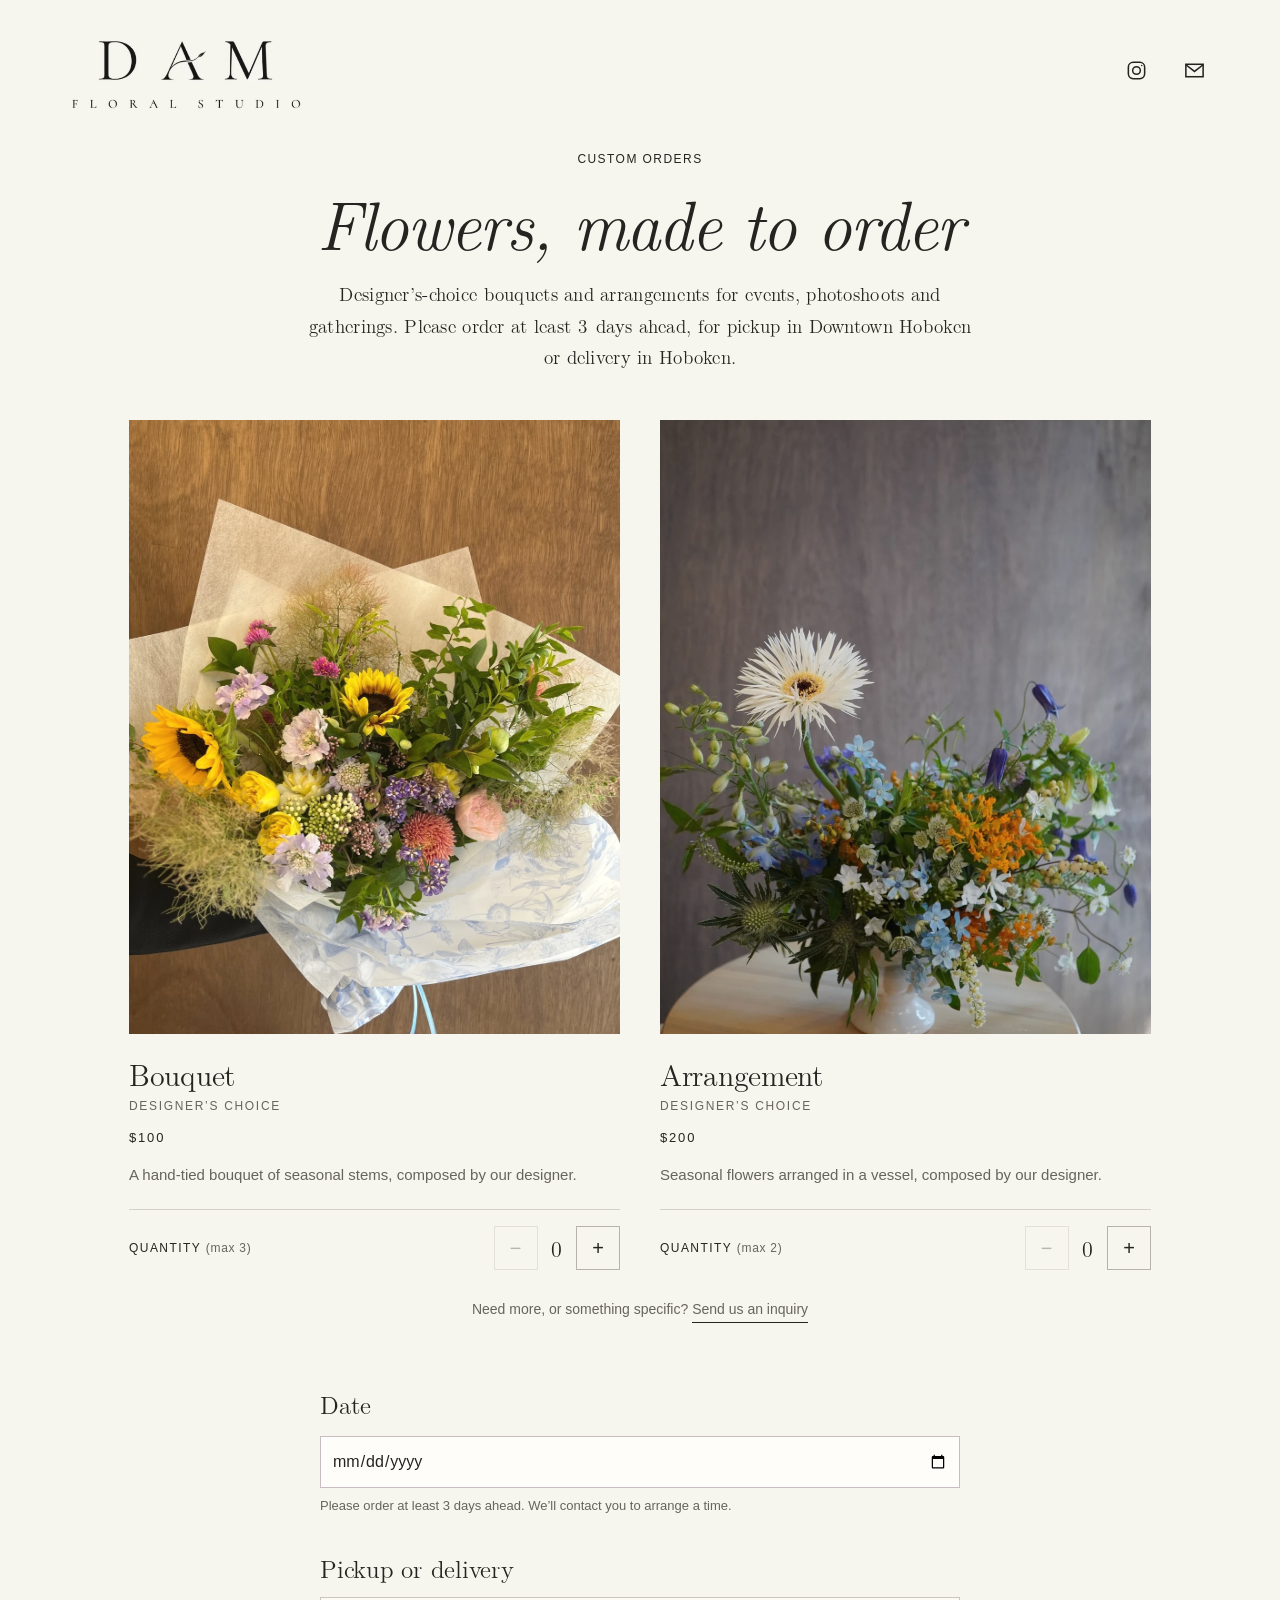
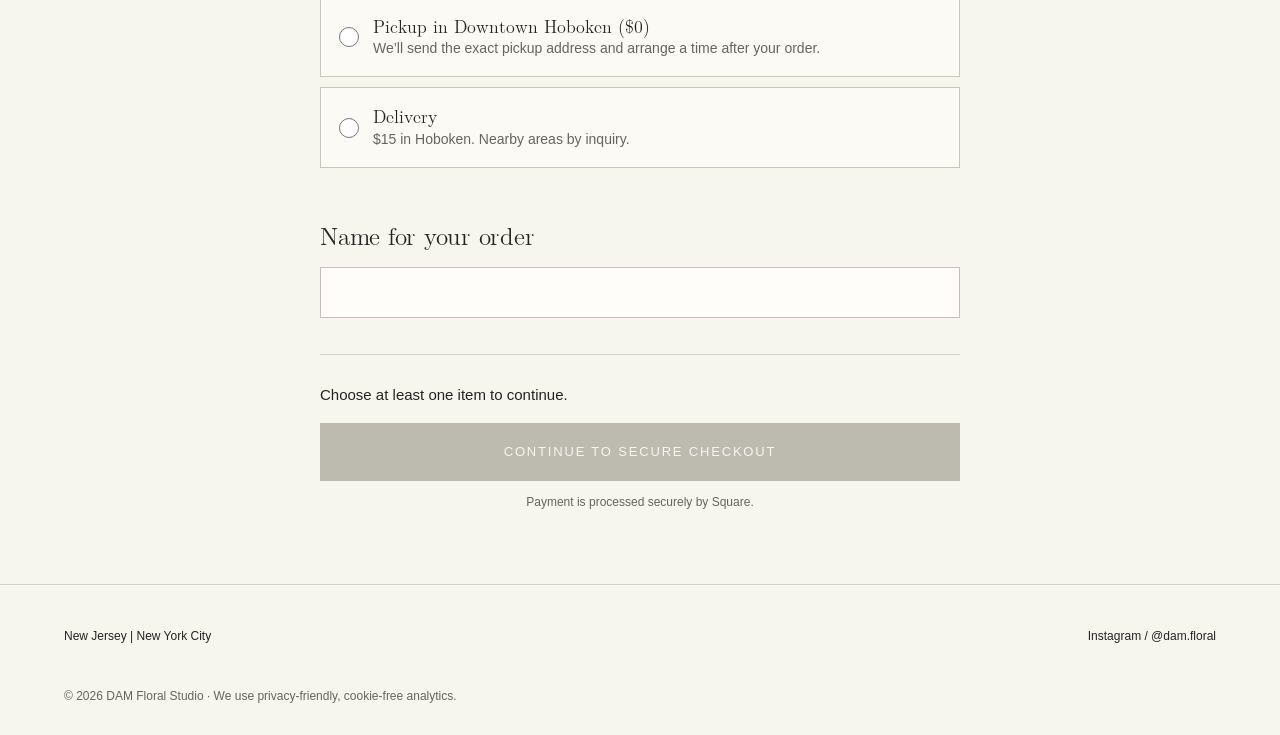
<file: thanksgiving-thanks.html>
<!doctype html>
<html lang="en">
<head>
<meta charset="utf-8"><meta name="viewport" content="width=device-width, initial-scale=1">
<title>DAM Floral Studio | Order Flowers</title>
<meta name="robots" content="noindex">
<!-- Thanksgiving pre-orders closed Nov 18, 2026. Forwards to the custom order page. -->
<link rel="canonical" href="https://damfloralstudio.com/order.html">
<meta http-equiv="refresh" content="0; url=/order.html">
<script>location.replace('/order.html');</script>
<style>body{margin:0;background:#f6f5ee;color:#252421;font:16px/1.6 Arial,Helvetica,sans-serif;text-align:center;padding:60px 16px}a{color:inherit}</style>
</head>
<body>
<p><a href="/order.html">Continue to order flowers</a></p>
</body>
</html>
</file>
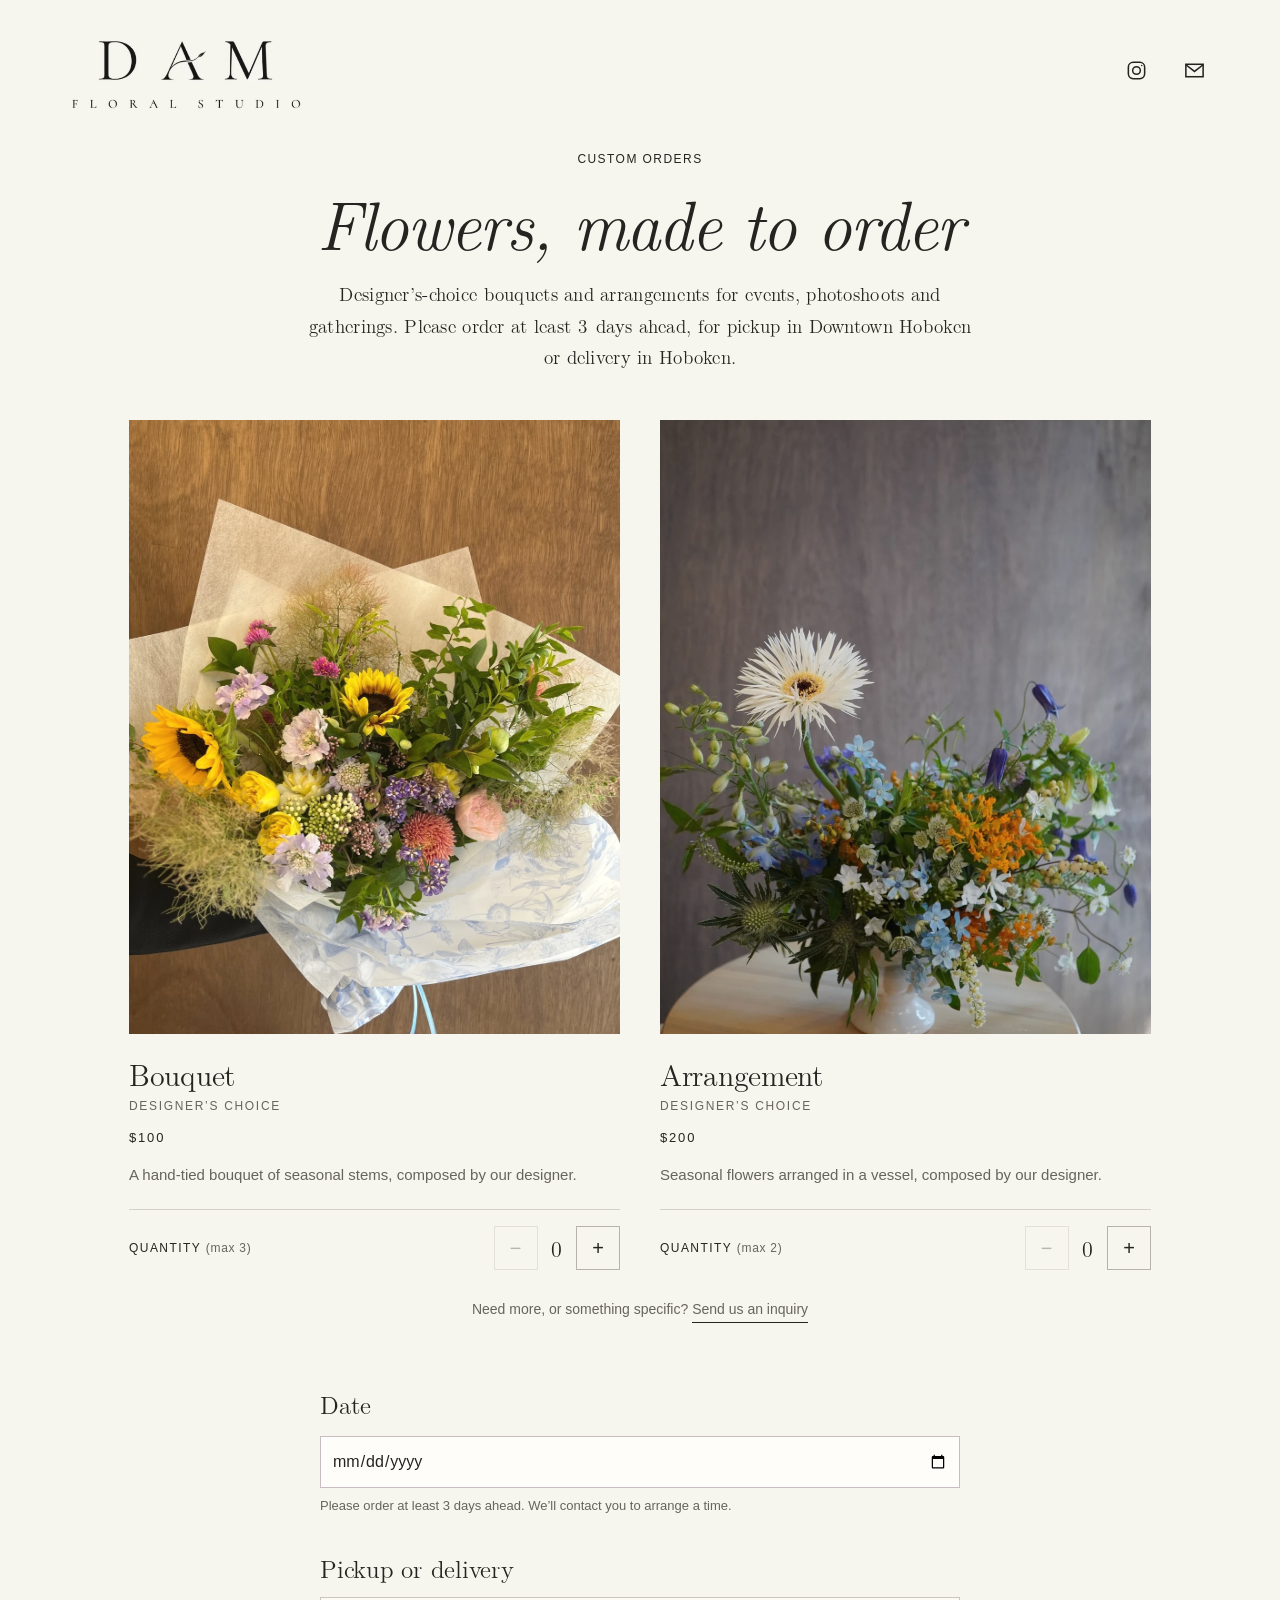
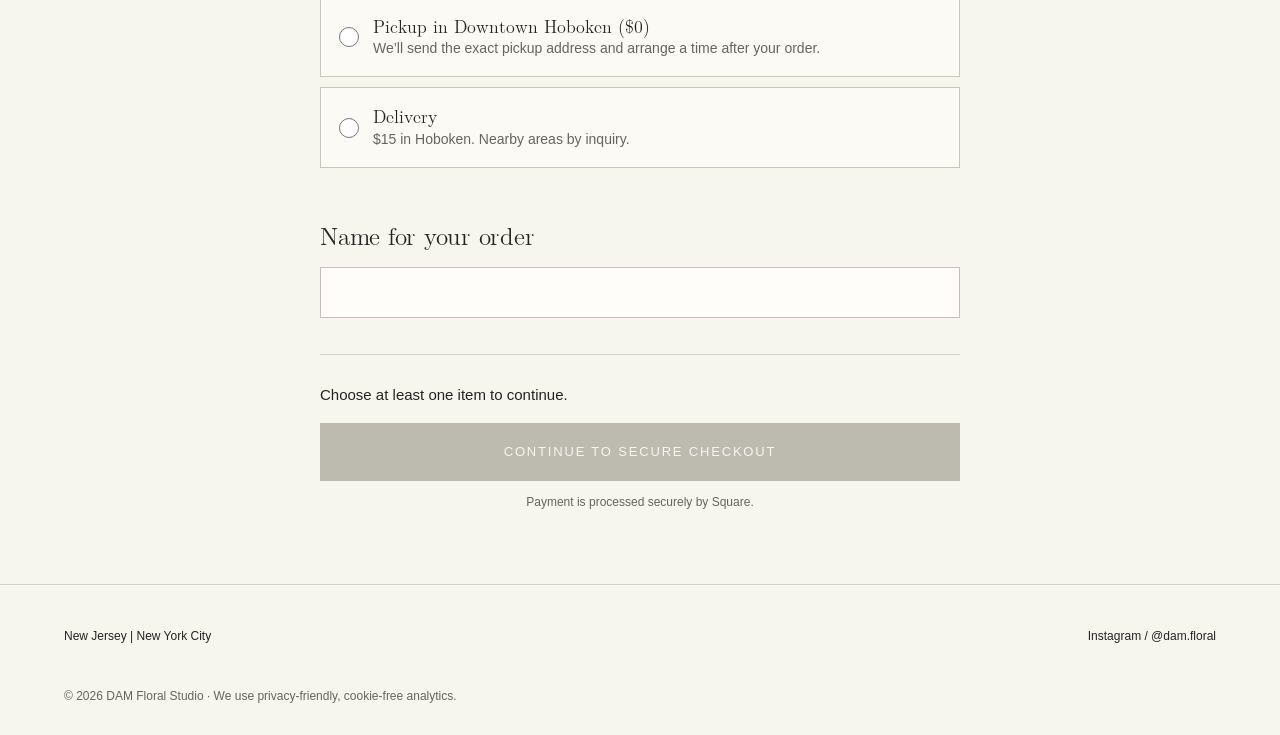
<file: thanksgiving.html>
<!doctype html>
<html lang="en">
<head>
<meta charset="utf-8"><meta name="viewport" content="width=device-width, initial-scale=1">
<title>DAM Floral Studio | Order Flowers</title>
<meta name="robots" content="noindex">
<!-- Thanksgiving pre-orders closed Nov 18, 2026. Old links forward to the custom order page. -->
<link rel="canonical" href="https://damfloralstudio.com/order.html">
<meta http-equiv="refresh" content="0; url=/order.html">
<script>location.replace('/order.html');</script>
<style>body{margin:0;background:#f6f5ee;color:#252421;font:16px/1.6 Arial,Helvetica,sans-serif;text-align:center;padding:60px 16px}a{color:inherit}</style>
</head>
<body>
<p><a href="/order.html">Continue to order flowers</a></p>
</body>
</html>
</file>
<file: style.css>
:root{--paper:#f7f6f2;--ink:#32202d;--muted:#72656e;--line:#d9d2d5;--serif:Georgia,'Times New Roman',serif}*{box-sizing:border-box}html{scroll-behavior:smooth;scroll-padding-top:30px}body{margin:0;background:var(--paper);color:var(--ink);font:16px/1.65 Arial,Helvetica,sans-serif}a{color:inherit;text-decoration:none}button,input,select,textarea{font:inherit}button{color:inherit;cursor:pointer}button:focus-visible,a:focus-visible,summary:focus-visible,input:focus-visible,select:focus-visible,textarea:focus-visible{outline:2px solid #7b4d6b;outline-offset:4px}img{display:block;width:100%;height:auto}p,figure,h1,h2,h3,h4{margin-top:0}h1,h2,h3{font-family:var(--serif);font-weight:400}h1,h2{letter-spacing:-.045em;line-height:1.13}em{font-weight:400}.header{max-width:1500px;margin:auto;min-height:95px;padding:0 5%;display:flex;justify-content:space-between;align-items:center;border-bottom:1px solid var(--line)}.brand{width:145px;height:85px;overflow:hidden}.brand img{width:100%;height:100%;object-fit:contain;transform:scale(1.65);mix-blend-mode:multiply}nav{display:flex;gap:30px;align-items:center;font-size:14px}.nav-request{background:none;border:0;padding:8px 0;border-bottom:1px solid var(--ink);font-size:14px}a:hover,.nav-request:hover{opacity:.7}.menu{display:none}.mobile-nav[hidden]{display:none}.skip{position:absolute;left:10px;top:-100px;background:var(--ink);color:white;padding:10px;z-index:10}.skip:focus{top:10px}.hero{text-align:center;padding:65px 6% 58px}.eyebrow{font-size:12px;letter-spacing:.12em;text-transform:uppercase;margin-bottom:18px}.hero h1{font-size:clamp(34px,4.1vw,61px);margin:0 0 20px}.hero-description{color:var(--muted);margin-bottom:26px}.request-button{background:var(--ink);color:var(--paper);border:1px solid var(--ink);padding:13px 24px;font-size:14px;line-height:1.5}.request-button:hover{background:#56384c}.section{max-width:1500px;margin:auto;padding:65px 5%;border-top:1px solid var(--line)}.section-heading{display:flex;justify-content:space-between;align-items:baseline;gap:20px;margin-bottom:20px}.section-heading h2{font-size:42px;margin:0}.filters{display:flex;gap:12px 27px;flex-wrap:wrap;margin-bottom:38px}.filters button{background:none;border:0;border-bottom:1px solid transparent;padding:8px 0;font-size:14px;color:var(--muted)}.filters button.active{border-bottom-color:var(--ink);color:var(--ink)}.portfolio-group{margin-top:45px}.portfolio-group[hidden],.project[hidden]{display:none}.group-heading{display:flex;justify-content:space-between;gap:30px;align-items:baseline;margin-bottom:28px;padding-top:22px;border-top:1px solid var(--line)}.group-heading h3{font-size:29px;line-height:1.2;margin:0}.group-heading p{font-size:14px;color:var(--muted);margin:0;max-width:390px}.gallery{display:grid;grid-template-columns:repeat(3,minmax(0,1fr));gap:35px 28px;align-items:start}.project{min-width:0}.image-button{display:flex;align-items:center;justify-content:center;width:100%;height:420px;border:0;padding:16px;background:#eeebe8}.image-button img{width:100%;height:100%;object-fit:contain;transition:opacity .25s}.image-button:hover img{opacity:.88}.caption{padding-top:12px}.caption h4{font-weight:400;font-size:15px;line-height:1.4;margin:0}.caption span{display:block;font-size:12px;color:var(--muted);margin-top:4px}.studio{display:grid;grid-template-columns:1fr 2fr;gap:8%;padding-top:75px;padding-bottom:75px}.studio-copy{max-width:680px}.studio-copy h2{font-size:48px;margin-bottom:25px}.studio-copy p{color:var(--muted)}.signature{font-family:var(--serif);font-size:24px;margin:28px 0 0}.signature span{display:block;font:12px Arial,sans-serif;letter-spacing:.08em;padding-top:7px}.contact{background:var(--ink);color:var(--paper);padding-top:70px;padding-bottom:70px}.contact h2{font-size:54px;margin-bottom:35px}.contact-bottom{display:flex;justify-content:space-between;align-items:center;gap:30px}.contact-bottom p{font-size:15px;color:#e1d6de}.contact .request-button{background:var(--paper);color:var(--ink);border-color:var(--paper)}.direct-email{font-size:14px;display:inline-block;border-bottom:1px solid;margin-top:18px;overflow-wrap:anywhere}footer{max-width:1500px;margin:auto;display:grid;grid-template-columns:1.2fr 1fr 1fr;align-items:center;gap:25px;padding:42px 5% 28px;font-size:12px}footer p{margin:0}.footer-name{font-family:var(--serif);font-size:38px;letter-spacing:.15em;line-height:1}.footer-name span{display:block;font:10px Arial,sans-serif;text-transform:uppercase;letter-spacing:.2em;margin-top:12px}.copyright{grid-column:1/-1;color:var(--muted);margin-top:15px}.sr-only{position:absolute;width:1px;height:1px;overflow:hidden;clip:rect(0,0,0,0)}dialog{color:var(--ink);background:var(--paper);border:0;max-width:calc(100vw - 30px);max-height:90vh}dialog::backdrop{background:rgba(33,20,29,.82)}.lightbox{width:1000px;padding:50px 20px 20px}.lightbox img{height:73vh;object-fit:contain}.lightbox p{text-align:center;margin:12px 0 0}.close,.request-close{position:absolute;right:18px;top:10px;border:0;background:none;padding:8px;font-size:14px}.request-dialog{width:660px;padding:48px 36px 32px;overflow-y:auto}.request-dialog h2{font-size:43px;margin-bottom:14px}.form-intro{color:var(--muted);margin-bottom:22px}label{display:block;font-size:14px;margin-bottom:17px}input,select,textarea{display:block;width:100%;min-width:0;background:#fffdfa;color:var(--ink);border:1px solid #c7bdc3;border-radius:0;padding:11px;margin-top:7px;font-size:16px}textarea{resize:vertical}.form-grid{display:grid;grid-template-columns:1fr 1fr;gap:18px}.form-note{font-size:12px;color:var(--muted);line-height:1.6}#request-status{font-size:14px;margin:16px 0 0}.modal-open{overflow:hidden}@media(min-width:1500px){.image-button{height:455px}}@media(max-width:1000px){.gallery{grid-template-columns:repeat(2,minmax(0,1fr))}.image-button{height:410px}.group-heading{display:block}.group-heading p{margin-top:12px}.studio{grid-template-columns:1fr 2fr}.contact-bottom{align-items:start;flex-direction:column}}@media(max-width:600px){.header{min-height:80px;padding:0 6%}.brand{width:120px;height:75px}.header nav{display:none}.menu{display:block;background:none;border:0;font-size:14px;padding:10px}.mobile-nav{display:flex;flex-direction:column;padding:20px 6%;gap:16px;border-bottom:1px solid var(--line);align-items:start}.hero{padding:40px 6%}.hero h1{font-size:37px;max-width:350px;margin:0 auto 20px}.hero-description{font-size:15px}.section{padding:42px 6%}.section-heading{display:block}.section-heading h2{font-size:36px;margin-bottom:20px}.eyebrow{font-size:11px}.filters{gap:7px 19px;margin-bottom:20px}.filters button{font-size:13px}.portfolio-group{margin-top:30px}.group-heading h3{font-size:27px}.group-heading p{font-size:14px}.gallery{gap:25px 14px}.image-button{height:245px;padding:8px}.caption h4{font-size:14px}.caption span{font-size:11px}.studio{display:block}.studio-copy h2{font-size:39px}.contact h2{font-size:42px}.contact-bottom{gap:15px}.contact .request-button{max-width:100%;white-space:normal}footer{display:block;padding:35px 6%}footer>*{display:block;margin-bottom:22px!important}.request-dialog{padding:45px 22px 25px}.form-grid{grid-template-columns:1fr;gap:0}.lightbox{padding:45px 10px 15px}.lightbox img{height:65vh}}@media(max-width:370px){.gallery{grid-template-columns:1fr}.image-button{height:390px}}@media(prefers-reduced-motion:reduce){html{scroll-behavior:auto}*{transition:none!important}}

@font-face{font-family:DAM Editorial;src:url('assets/fonts/dam-editorial-regular.otf') format('opentype');font-style:normal;font-weight:400;font-display:swap}@font-face{font-family:DAM Editorial;src:url('assets/fonts/dam-editorial-italic.otf') format('opentype');font-style:italic;font-weight:400;font-display:swap}.hero h1{font-family:'DAM Editorial',Georgia,serif;font-size:clamp(45px,4.4vw,66px);letter-spacing:-.025em;line-height:1.12;margin-bottom:24px}.hero-prelude{display:block;font-size:.61em;letter-spacing:.025em;line-height:1.3;margin-bottom:5px}.hero h1 em{display:block;font-size:1em}.hero{padding-top:50px;padding-bottom:48px}@media(max-width:600px){.hero h1{font-size:48px}.hero-prelude{font-size:29px}.hero{padding-top:35px;padding-bottom:38px}}

/* Minimal photo-led DAM edition */
:root{--paper:#f6f5ee;--ink:#252421;--muted:#66645e;--line:#d4d2c8}.header{border:0;min-height:105px;max-width:1600px;padding:12px 5%;flex-direction:row}.header-links{display:flex;gap:28px;align-items:center;font-size:14px}.brand{width:165px;height:90px;background:var(--paper)}.brand img{mix-blend-mode:normal}.nav-request{border:0;padding:0;font-size:14px}.hero{max-width:1500px;margin:auto;min-height:740px;display:grid;grid-template-columns:1.2fr 1fr;align-items:center;gap:3%;padding:25px 6% 65px;text-align:center}.hero-copy{padding:20px 0}.hero h1{font-family:'DAM Editorial',Georgia,serif;font-size:clamp(65px,6.7vw,100px);letter-spacing:-.055em;line-height:1.03;transform:scaleX(.9);margin:0 -5% 36px}.hero-prelude{display:block;font-size:.62em;line-height:1.15;letter-spacing:-.035em;margin-bottom:5px}.hero h1 em{display:block;font-style:normal}.hero-description{font-family:'DAM Editorial',Georgia,serif;font-size:19px;letter-spacing:.035em;line-height:1.65;color:var(--ink);margin:0 0 25px}.hero-inquiry{border:0;background:none;padding:0;font-family:'DAM Editorial',Georgia,serif;font-size:18px;letter-spacing:.025em;border-bottom:1px solid var(--ink)}.hero-email{display:block;font-family:'DAM Editorial',Georgia,serif;font-size:17px;letter-spacing:.02em;margin-top:15px;overflow-wrap:anywhere}.hero-photo{margin:0;max-width:420px;justify-self:center;width:100%}.hero-photo img{width:100%;height:auto;filter:saturate(.92) contrast(.97) brightness(1.02)}.work.section{max-width:1400px;border:0;padding:35px 6% 65px}.gallery{grid-template-columns:repeat(2,minmax(0,1fr));gap:70px 65px;align-items:center}.project:nth-child(3n){grid-column:1 / -1;max-width:760px;width:100%;justify-self:center}.image-button{height:auto;background:transparent;padding:0;display:block}.image-button img{height:auto;max-height:780px;object-fit:contain;filter:saturate(.92) contrast(.97) brightness(1.02)}.image-button:hover img{opacity:1}.studio.section{border:0;display:block;max-width:750px;text-align:center;padding:65px 6% 80px}.studio-copy{max-width:none;font-family:'DAM Editorial',Georgia,serif;font-size:19px;letter-spacing:.015em}.studio-copy p{color:var(--ink)}.minimal-contact{margin-top:35px}footer{max-width:1400px;border-top:1px solid var(--line);grid-template-columns:1fr 1fr;font-size:12px}.footer-name{display:none}footer>a{text-align:right}.copyright{grid-column:1/-1}.request-button{background:var(--ink)}.lightbox img{filter:saturate(.92) contrast(.97) brightness(1.02)}@media(max-width:1000px){.hero{min-height:0;gap:4%;padding-top:35px}.hero h1{font-size:72px}.gallery{gap:40px 35px}.image-button{height:auto}}@media(max-width:600px){.header{padding:5px 6%;min-height:88px}.header-links{gap:14px;font-size:12px}.nav-request{font-size:12px}.brand{width:125px;height:78px}.hero{display:flex;flex-direction:column;padding:25px 6% 40px;gap:35px}.hero h1{font-size:clamp(53px,13.5vw,76px);transform:scaleX(.94);margin-bottom:28px}.hero-prelude{font-size:.65em}.hero-description{font-size:17px;margin-bottom:22px}.hero-inquiry{font-size:17px}.hero-email{font-size:16px}.hero-photo{max-width:340px}.gallery{grid-template-columns:1fr;gap:35px}.project:nth-child(3n){grid-column:auto;max-width:none}.work.section{padding-top:0;padding-bottom:25px}.image-button{height:auto}.image-button img{max-height:none}.studio.section{padding-top:40px;padding-bottom:45px}.studio-copy{font-size:18px}footer{display:block}footer>a{text-align:left}}

/* Wordmark and ordered, full-composition gallery. */
.header{min-height:105px;padding:24px 5%;max-width:none;gap:24px}.wordmark{font-family:'DAM Editorial',Georgia,serif;text-transform:uppercase;font-size:clamp(24px,3.2vw,46px);letter-spacing:.17em;line-height:1.1;white-space:nowrap}.wordmark span{font-size:.7em;letter-spacing:.12em;margin-left:.3em}.header-icons{display:flex;align-items:center;gap:14px}.header-icons a{display:flex;align-items:center;justify-content:center;min-width:44px;min-height:44px}.header-icons svg{width:23px;height:23px}.hero{padding-top:15px;min-height:690px}.hero-photo{max-width:380px}.hero h1{font-size:clamp(68px,7.2vw,108px)}.hero-inquiry{font-family:Arial,Helvetica,sans-serif;font-size:13px;letter-spacing:.14em;text-transform:uppercase;display:inline-flex;align-items:center;gap:32px;border:1px solid #b6b3a8;border-radius:0;padding:14px 20px;transition:background .2s,color .2s}.hero-inquiry:hover{color:var(--paper);background:var(--ink);border-color:var(--ink)}.request-mark{font-size:22px;font-weight:300;line-height:1}.hero-email{font-size:16px}.work.section{max-width:1400px;padding:40px 5% 65px}.gallery{display:grid;grid-template-columns:repeat(2,minmax(0,1fr));gap:38px;align-items:start}.project,.project:nth-child(3n){grid-column:auto;max-width:none;width:100%;justify-self:stretch}.image-button{width:100%;height:auto;aspect-ratio:4/5;padding:0;display:flex;align-items:center;justify-content:center;background:transparent;overflow:hidden}.image-button img{width:100%;height:100%;max-height:none;object-fit:contain;filter:saturate(.92) contrast(.97) brightness(1.02)}.project:last-child:nth-child(odd){grid-column:1 / -1;width:calc((100% - 38px)/2);justify-self:center}.studio.section{max-width:850px;padding-top:45px}.studio-copy{font-size:18px}footer{grid-template-columns:1fr 1fr}.copyright{text-align:left}.lightbox img{object-fit:contain}@media(max-width:1000px){.hero{min-height:0}.gallery{gap:25px}.project:last-child:nth-child(odd){width:calc((100% - 25px)/2)}}@media(max-width:600px){.header{padding:20px 5%;min-height:80px;gap:8px}.wordmark{font-size:22px;letter-spacing:.12em}.wordmark span{font-size:.62em;letter-spacing:.07em;margin-left:.15em}.header-icons{gap:0}.header-icons a{min-width:36px;min-height:44px}.header-icons svg{width:19px;height:19px}.hero{padding:15px 6% 35px}.hero h1{font-size:clamp(59px,14vw,78px)}.hero-photo{max-width:380px}.hero-inquiry{font-size:11px;letter-spacing:.11em;gap:24px;padding:14px 17px}.work.section{padding:15px 5% 30px}.gallery{grid-template-columns:repeat(2,minmax(0,1fr));gap:14px}.image-button{aspect-ratio:4/5;height:auto;padding:0}.project:last-child:nth-child(odd){width:calc((100% - 14px)/2);grid-column:1/-1}.studio.section{padding-top:25px}.studio-copy{font-size:17px}footer{display:flex;flex-direction:column;align-items:center;text-align:center;gap:15px}footer>*{margin-bottom:0!important}footer>a,.copyright{text-align:center}}@media(max-width:350px){.wordmark{font-size:19px}.header-icons a{min-width:32px}.gallery{gap:10px}.project:last-child:nth-child(odd){width:calc((100% - 10px)/2)}}

/* Final uniform centered composition and original supplied logo. */
.header{min-height:130px;padding:10px 5%;flex-direction:row-reverse}.original-logo{width:250px;height:125px;flex-shrink:0;overflow:hidden;background:var(--paper)}.original-logo img{width:100%;height:100%;object-fit:contain;transform:scale(1.65);mix-blend-mode:normal}.hero h1{font-family:'DAM Editorial',Georgia,serif;font-size:clamp(64px,6.6vw,96px);font-weight:400;letter-spacing:-.045em;line-height:1.07}.hero h1 em{font-style:italic}.hero-prelude{font-size:.61em;letter-spacing:-.015em}.gallery{max-width:1150px;margin:0 auto;grid-template-columns:repeat(2,minmax(0,1fr));gap:30px}.project,.project:nth-child(3n),.project:last-child:nth-child(odd){grid-column:auto;width:100%;max-width:none;justify-self:stretch}.image-button{width:100%;aspect-ratio:4/5;height:auto;background:#eeece4;display:flex;align-items:center;justify-content:center;padding:0}.image-button img{width:100%;height:100%;object-fit:contain;object-position:center;max-height:none}.work.section{text-align:center}.hero-photo{max-width:380px}@media(max-width:600px){.header{min-height:105px;padding:4px 5%}.original-logo{width:190px;height:100px}.header-icons{gap:5px}.header-icons a{min-width:36px}.hero h1{font-size:clamp(51px,12.5vw,72px)}.gallery{gap:14px}.project:last-child:nth-child(odd){width:100%;grid-column:auto}.image-button{width:100%;height:auto;aspect-ratio:4/5}.hero-photo{max-width:380px}}@media(max-width:350px){.original-logo{width:165px}.gallery{gap:10px}}

/* Aligned brand copy, crisp original logo and centered final image. */
.header{flex-direction:row;min-height:140px}.original-logo{width:280px;height:140px}.original-logo img{transform:scale(1.65);object-fit:contain;image-rendering:auto}.studio.section{max-width:1000px;text-align:center}.studio-copy{max-width:860px;margin:0 auto;text-align:center;font-size:19px;line-height:1.75;letter-spacing:.01em}.studio-copy .brand-intro{margin:0 0 15px}.studio-copy .brand-location{margin:0 0 30px;font-family:Arial,Helvetica,sans-serif;font-size:13px;letter-spacing:.09em}.studio-copy .brand-philosophy{margin:0}.gallery .project:last-child:nth-child(odd){grid-column:1/-1;width:calc((100% - 30px)/2);justify-self:center}.minimal-contact{margin-top:32px}@media(max-width:1000px){.gallery .project:last-child:nth-child(odd){width:calc((100% - 30px)/2)}}@media(max-width:600px){.header{min-height:112px;padding:4px 5%}.original-logo{width:205px;height:108px}.studio-copy{font-size:17px;line-height:1.7;max-width:100%}.copy-break{display:none}.studio-copy .brand-location{font-size:12px;letter-spacing:.05em;margin-bottom:24px}.gallery .project:last-child:nth-child(odd){width:calc((100% - 14px)/2);grid-column:1/-1;justify-self:center}}@media(max-width:350px){.original-logo{width:175px;height:100px}.gallery .project:last-child:nth-child(odd){width:calc((100% - 10px)/2)}}

/* Refined classic heading and updated supplied brand mark. */
.original-logo{position:relative;width:310px;height:150px}
.original-logo img{position:absolute;width:400px;height:400px;max-width:none;left:50%;top:50%;transform:translate(-50%,-50%);object-fit:contain}
.hero h1{font-family:'DAM Editorial',Georgia,serif;font-style:normal;letter-spacing:-.025em;transform:none;line-height:1.12}
.hero-title-main{display:block;font-style:normal;font-weight:400}
.hero-prelude{font-style:normal;letter-spacing:0}
@media(max-width:600px){.original-logo{width:225px;height:118px}.original-logo img{width:280px;height:280px}.hero h1{font-size:clamp(45px,11.5vw,68px);transform:none}.hero-description{overflow-wrap:break-word}}
@media(max-width:350px){.original-logo{width:185px;height:105px}.original-logo img{width:245px;height:245px}}

/* Smaller brand mark with more separation from the main headline. */
.header{min-height:120px}.original-logo{width:245px;height:120px}.original-logo img{width:310px;height:310px}
@media(max-width:600px){.header{min-height:96px}.original-logo{width:175px;height:90px}.original-logo img{width:220px;height:220px}}
@media(max-width:350px){.original-logo{width:155px;height:85px}.original-logo img{width:195px;height:195px}}

@font-face{font-family:'DAM Calligraphy';src:url('assets/fonts/dam-calligraphy.ttf') format('truetype');font-style:normal;font-weight:400;font-display:swap}
.hero h1{font-family:'DAM Calligraphy',Georgia,serif;letter-spacing:0;line-height:1.17;font-size:clamp(68px,7.2vw,106px);padding:12px 8px 18px;overflow:visible}
.hero-prelude{display:block;font-size:.82em;letter-spacing:0;line-height:1.15}
.hero-title-main{display:block;font-family:inherit;font-style:normal;white-space:nowrap}
@media(max-width:600px){.hero h1{font-size:clamp(43px,11.7vw,70px);line-height:1.2;padding:12px 4px 18px}.hero-prelude{font-size:.85em}}

/* Selected option 02: restrained classic serif italic. */
.hero h1{font-family:'DAM Editorial',Georgia,serif;font-style:italic;font-weight:400;letter-spacing:-.025em;line-height:1.15;font-size:clamp(64px,6.6vw,96px);padding:8px 8px 16px}
.hero-prelude{font-family:inherit;font-style:italic;font-size:.78em;line-height:1.15;letter-spacing:-.015em}
.hero-title-main{font-family:inherit;font-style:italic;font-weight:400;white-space:normal}
@media(max-width:600px){.hero h1{font-size:clamp(43px,11.5vw,68px);line-height:1.16;padding:8px 4px 16px}.hero-prelude{font-size:.78em}}

/* Reference option 02 lettering, supplied as transparent artwork. */
.hero h1.artwork-title{padding:0;margin:0 auto 26px;width:100%;max-width:600px;line-height:1;font-size:inherit;transform:none}
.artwork-title img{display:block;width:100%;height:auto;object-fit:contain}
@media(max-width:600px){.hero h1.artwork-title{max-width:460px;margin-bottom:24px;padding:0}}

/* Lighter, quieter title balanced with the portfolio photograph. */
.hero h1.artwork-title{max-width:510px;margin-bottom:24px}.artwork-title img{opacity:.88}
@media(max-width:600px){.hero h1.artwork-title{width:90%;max-width:370px;margin-bottom:22px}}

/* ===== Thanksgiving pre-order pages (thanksgiving.html, thanksgiving-thanks.html) ===== */
.tg-main{max-width:1150px;margin:0 auto;padding:10px 5% 72px}
.tg-intro{max-width:680px;margin:0 auto 48px;text-align:center}
.tg-intro .eyebrow{margin-bottom:14px}
.tg-intro h1{font-family:'DAM Editorial',Georgia,serif;font-style:italic;font-size:clamp(46px,5.4vw,72px);letter-spacing:-.03em;line-height:1.08;margin:0 0 20px}
.tg-lede{font-family:'DAM Editorial',Georgia,serif;font-size:19px;letter-spacing:.015em;line-height:1.65;margin:0}
.tg-form fieldset{border:0;margin:0;padding:0;min-width:0}
.tg-form[hidden],.tg-closed[hidden]{display:none}
.tg-products{display:grid;grid-template-columns:repeat(2,minmax(0,1fr));gap:40px}
.tg-product{display:flex;flex-direction:column;min-width:0}
.tg-photo{margin:0;aspect-ratio:4/5;background:#eeece4;overflow:hidden}
.tg-photo img{width:100%;height:100%;object-fit:cover;filter:saturate(.95) contrast(.98) brightness(1.02)}
.tg-product-body{display:flex;flex-direction:column;flex:1;padding-top:22px}
.tg-product h2{font-family:'DAM Editorial',Georgia,serif;font-size:30px;letter-spacing:-.01em;line-height:1.15;margin:0 0 6px}
.tg-price{font-size:13px;letter-spacing:.14em;margin:0 0 14px}
.tg-desc{font-size:15px;line-height:1.7;color:var(--muted);margin:0 0 22px}
.tg-nowrap{white-space:nowrap}.tg-desc p{margin:0 0 12px}.tg-desc p:last-child{margin-bottom:0}
.tg-stepper{display:flex;align-items:center;gap:6px;margin-top:auto;padding-top:16px;border-top:1px solid var(--line)}
.tg-qty-label{margin-right:auto;font-size:12px;letter-spacing:.12em;text-transform:uppercase}
.tg-max{color:var(--muted);letter-spacing:.06em;text-transform:none}
.tg-step{width:44px;height:44px;display:flex;align-items:center;justify-content:center;border:1px solid #b6b3a8;background:none;font-size:20px;font-weight:300;line-height:1;transition:background .2s,color .2s}
.tg-step:hover:not(:disabled){background:var(--ink);border-color:var(--ink);color:var(--paper)}
.tg-step:disabled{opacity:.3;cursor:not-allowed}
.tg-qty{min-width:2.4ch;text-align:center;font-family:'DAM Editorial',Georgia,serif;font-size:22px}
.tg-product.is-selected .tg-stepper{border-top-color:var(--ink)}
.tg-details{max-width:640px;margin:60px auto 0;display:grid;gap:36px}
.tg-subhead,.tg-slots legend{font-family:'DAM Editorial',Georgia,serif;font-size:25px;letter-spacing:-.01em;line-height:1.2;margin:0 0 14px;padding:0}
.tg-slot{display:flex;align-items:center;gap:14px;margin:0 0 10px;padding:16px 18px;border:1px solid #c9c6bb;background:#fbfaf5;cursor:pointer;font-size:14px;color:var(--muted)}
.tg-slot input{flex:none;width:20px;height:20px;margin:0;padding:0;accent-color:var(--ink);cursor:pointer}
.tg-slot strong{display:block;font-family:'DAM Editorial',Georgia,serif;font-weight:400;font-size:18px;color:var(--ink);line-height:1.3}
.tg-slot:has(input:checked){border-color:var(--ink);box-shadow:inset 0 0 0 1px var(--ink)}
.tg-slot:has(input:disabled){cursor:default}
.tg-location p,.tg-thanks-details p{margin:0 0 8px}
.tg-link{display:inline-block;font-size:14px;border-bottom:1px solid var(--ink)}
.tg-link:hover{opacity:.7}
.tg-name{margin:0;font-family:'DAM Editorial',Georgia,serif;font-size:25px;letter-spacing:-.01em}
.tg-name input{font-family:Arial,Helvetica,sans-serif;margin-top:12px;letter-spacing:0}
.tg-checkout{padding-top:28px;border-top:1px solid var(--line)}
.tg-summary{font-size:15px;margin:0 0 16px}
.tg-submit{display:block;width:100%;padding:17px 20px;border:1px solid var(--ink);background:var(--ink);color:var(--paper);font-size:13px;letter-spacing:.14em;text-transform:uppercase;transition:background .2s}
.tg-submit:hover:not(:disabled){background:#45433d}
.tg-submit:disabled{background:#bdbab0;border-color:#bdbab0;cursor:not-allowed}
.tg-checkout .form-note{margin:12px 0 0;text-align:center}
.tg-status{font-size:14px;margin:12px 0 0;text-align:center}
.tg-status:empty{display:none}
.tg-policy p{font-size:14px;line-height:1.7;color:var(--muted)}
.tg-policy a{border-bottom:1px solid}
.tg-closed{max-width:640px;margin:0 auto;padding:40px 30px;border:1px solid var(--line);text-align:center;font-family:'DAM Editorial',Georgia,serif;font-size:22px;line-height:1.55}
.tg-closed p{margin:0}
.tg-closed a{border-bottom:1px solid;overflow-wrap:anywhere}
.tg-thanks-details{max-width:640px;margin:0 auto;display:grid;gap:36px}
.tg-thanks-details .form-note{margin-top:4px}
.tg-back{text-align:center;margin:8px 0 0}
@media(max-width:700px){
.tg-main{padding:0 16px 52px}
.tg-intro{margin-bottom:36px}
.tg-intro h1{font-size:clamp(40px,11vw,52px)}
.tg-lede{font-size:17px}
.tg-products{grid-template-columns:1fr;gap:48px}
.tg-product h2{font-size:27px}
.tg-details{margin-top:48px;gap:32px}
.tg-subhead,.tg-slots legend,.tg-name{font-size:23px}
.tg-closed{padding:30px 20px;font-size:19px}
}

/* ===== Custom order page (order.html) additions ===== */
.tg-subtitle{font-size:12px;letter-spacing:.14em;text-transform:uppercase;color:var(--muted);margin:0 0 10px}
.tg-more{text-align:center;font-size:14px;color:var(--muted);margin:28px 0 0}
.tg-name .form-note{display:block;font-family:Arial,Helvetica,sans-serif;font-size:13px;letter-spacing:0;margin:8px 0 0}
.tg-address[hidden],.tg-zone[hidden],.tg-submit[hidden],.tg-link[hidden]{display:none}
.tg-address{border:0;margin:0;padding:0;min-width:0}
.tg-address legend{margin-bottom:16px}
.tg-address label{font-size:14px;margin-bottom:14px}
.tg-zone{margin-top:4px;padding:16px 18px;border:1px solid #c9c6bb;background:#fbfaf5;font-size:15px}
.tg-zone p{margin:0}
.tg-zone[data-mode="checkout"]{border-color:var(--ink)}
.tg-zone[data-mode="unavailable"],.tg-zone[data-mode="error"]{color:var(--muted)}
.tg-zone .tg-link{margin-top:12px}

/* ===== Homepage entry points to order.html ===== */
.header-order{font-size:12px;letter-spacing:.14em;text-transform:uppercase;white-space:nowrap;margin-right:8px;border-bottom:1px solid var(--ink);min-height:0!important;min-width:0!important;padding:2px 0}
.hero-actions{display:flex;flex-wrap:wrap;justify-content:center;gap:12px}
.hero-order{display:inline-flex;align-items:center;font-size:13px;letter-spacing:.14em;text-transform:uppercase;padding:14px 22px;background:var(--ink);border:1px solid var(--ink);color:var(--paper);transition:background .2s}
.hero-order:hover{background:#45433d;opacity:1}
@media(max-width:600px){.header-order{font-size:11px;letter-spacing:.1em;margin-right:6px}.hero-order{font-size:11px;letter-spacing:.11em;padding:14px 17px}}
</file>
